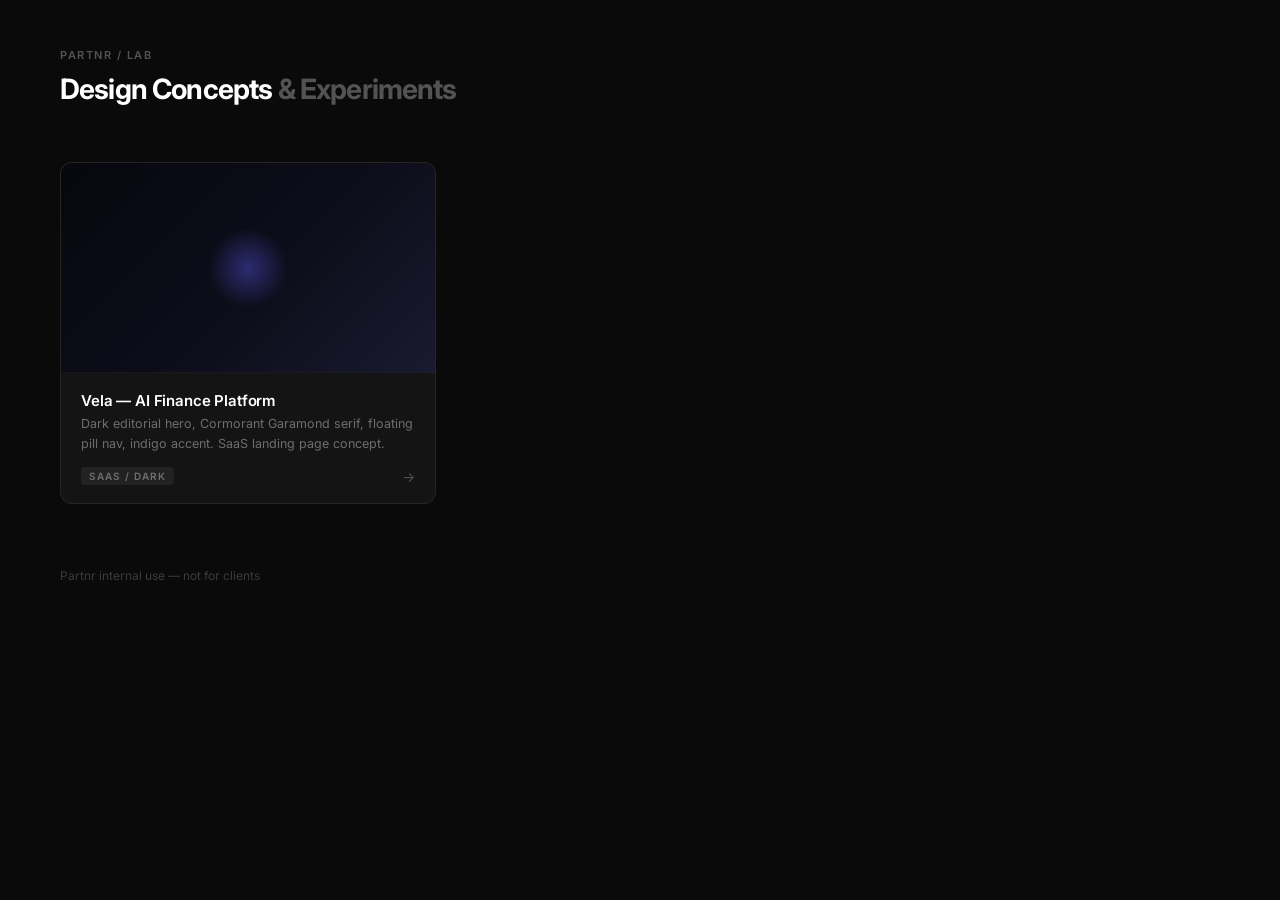
<file: lab/index.html>
<!DOCTYPE html>
<html lang="en">
<head>
  <meta charset="UTF-8">
  <meta name="viewport" content="width=device-width, initial-scale=1.0">
  <title>Partnr Lab</title>
  <link rel="preconnect" href="https://fonts.googleapis.com">
  <link rel="preconnect" href="https://fonts.gstatic.com" crossorigin>
  <link href="https://fonts.googleapis.com/css2?family=Inter:wght@400;500;600;700&display=swap" rel="stylesheet">
  <style>
    *, *::before, *::after { box-sizing: border-box; margin: 0; padding: 0; }
    body {
      font-family: 'Inter', sans-serif;
      background: #0A0A0A;
      color: #fff;
      min-height: 100dvh;
      padding: 48px clamp(20px, 5vw, 60px);
      -webkit-font-smoothing: antialiased;
    }
    a { text-decoration: none; color: inherit; }

    header { margin-bottom: 56px; }
    .site-label {
      font-size: 11px;
      font-weight: 600;
      letter-spacing: 0.14em;
      text-transform: uppercase;
      color: rgba(255,255,255,0.3);
      margin-bottom: 10px;
    }
    h1 {
      font-size: 28px;
      font-weight: 700;
      letter-spacing: -0.03em;
    }
    h1 span { color: rgba(255,255,255,0.3); }

    .grid {
      display: grid;
      grid-template-columns: repeat(auto-fill, minmax(280px, 1fr));
      gap: 16px;
    }

    .card {
      display: block;
      background: #141414;
      border: 1px solid rgba(255,255,255,0.07);
      border-radius: 12px;
      overflow: hidden;
      transition: border-color 0.15s, transform 0.15s;
    }
    .card:hover {
      border-color: rgba(255,255,255,0.18);
      transform: translateY(-2px);
    }
    .card-thumb {
      width: 100%;
      aspect-ratio: 16/9;
      background: #1A1A1A;
      display: flex;
      align-items: center;
      justify-content: center;
      font-size: 11px;
      font-weight: 600;
      letter-spacing: 0.12em;
      text-transform: uppercase;
      color: rgba(255,255,255,0.15);
      border-bottom: 1px solid rgba(255,255,255,0.06);
    }
    .card-body { padding: 18px 20px; }
    .card-title {
      font-size: 15px;
      font-weight: 600;
      letter-spacing: -0.01em;
      margin-bottom: 4px;
    }
    .card-desc {
      font-size: 12.5px;
      color: rgba(255,255,255,0.38);
      line-height: 1.55;
    }
    .card-meta {
      display: flex;
      align-items: center;
      justify-content: space-between;
      margin-top: 14px;
    }
    .card-tag {
      font-size: 10px;
      font-weight: 600;
      letter-spacing: 0.1em;
      text-transform: uppercase;
      padding: 3px 8px;
      border-radius: 4px;
      background: rgba(255,255,255,0.06);
      color: rgba(255,255,255,0.35);
    }
    .card-arrow {
      font-size: 14px;
      color: rgba(255,255,255,0.25);
      transition: color 0.15s;
    }
    .card:hover .card-arrow { color: rgba(255,255,255,0.7); }

    /* Thumb accent colors per concept */
    .thumb-indigo { background: linear-gradient(135deg, #07070E 0%, #0E0E1C 60%, #1a1a30 100%); }
    .thumb-indigo::after {
      content: '';
      width: 80px; height: 80px;
      border-radius: 50%;
      background: radial-gradient(circle, rgba(91,91,246,0.4), transparent 70%);
    }

    footer {
      margin-top: 64px;
      font-size: 12px;
      color: rgba(255,255,255,0.2);
    }
  </style>
</head>
<body>

  <header>
    <div class="site-label">Partnr / Lab</div>
    <h1>Design Concepts <span>&amp; Experiments</span></h1>
  </header>

  <div class="grid">

    <a class="card" href="concepts/vela-concept.html">
      <div class="card-thumb thumb-indigo"></div>
      <div class="card-body">
        <div class="card-title">Vela — AI Finance Platform</div>
        <p class="card-desc">Dark editorial hero, Cormorant Garamond serif, floating pill nav, indigo accent. SaaS landing page concept.</p>
        <div class="card-meta">
          <span class="card-tag">SaaS / Dark</span>
          <span class="card-arrow">&rarr;</span>
        </div>
      </div>
    </a>

    <!-- Add more concept cards here -->

  </div>

  <footer>Partnr internal use &mdash; not for clients</footer>

</body>
</html>
</file>
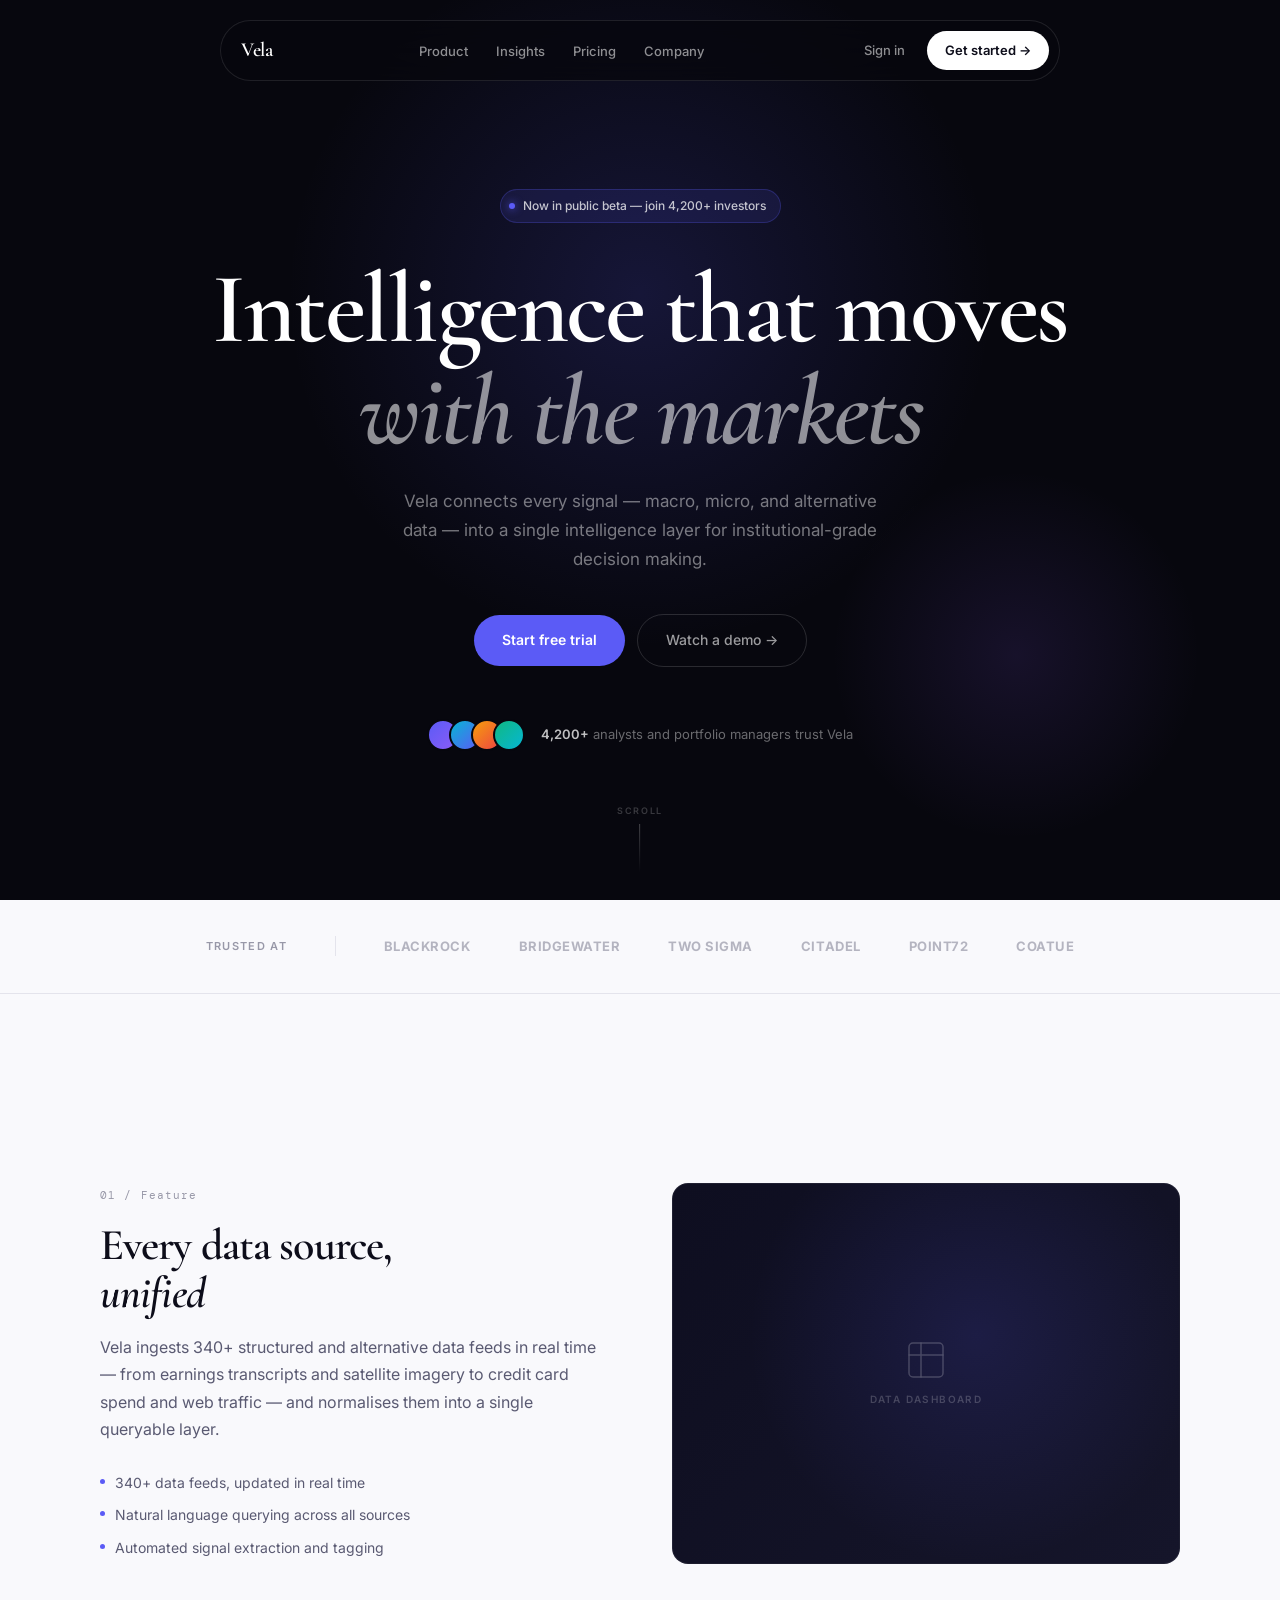
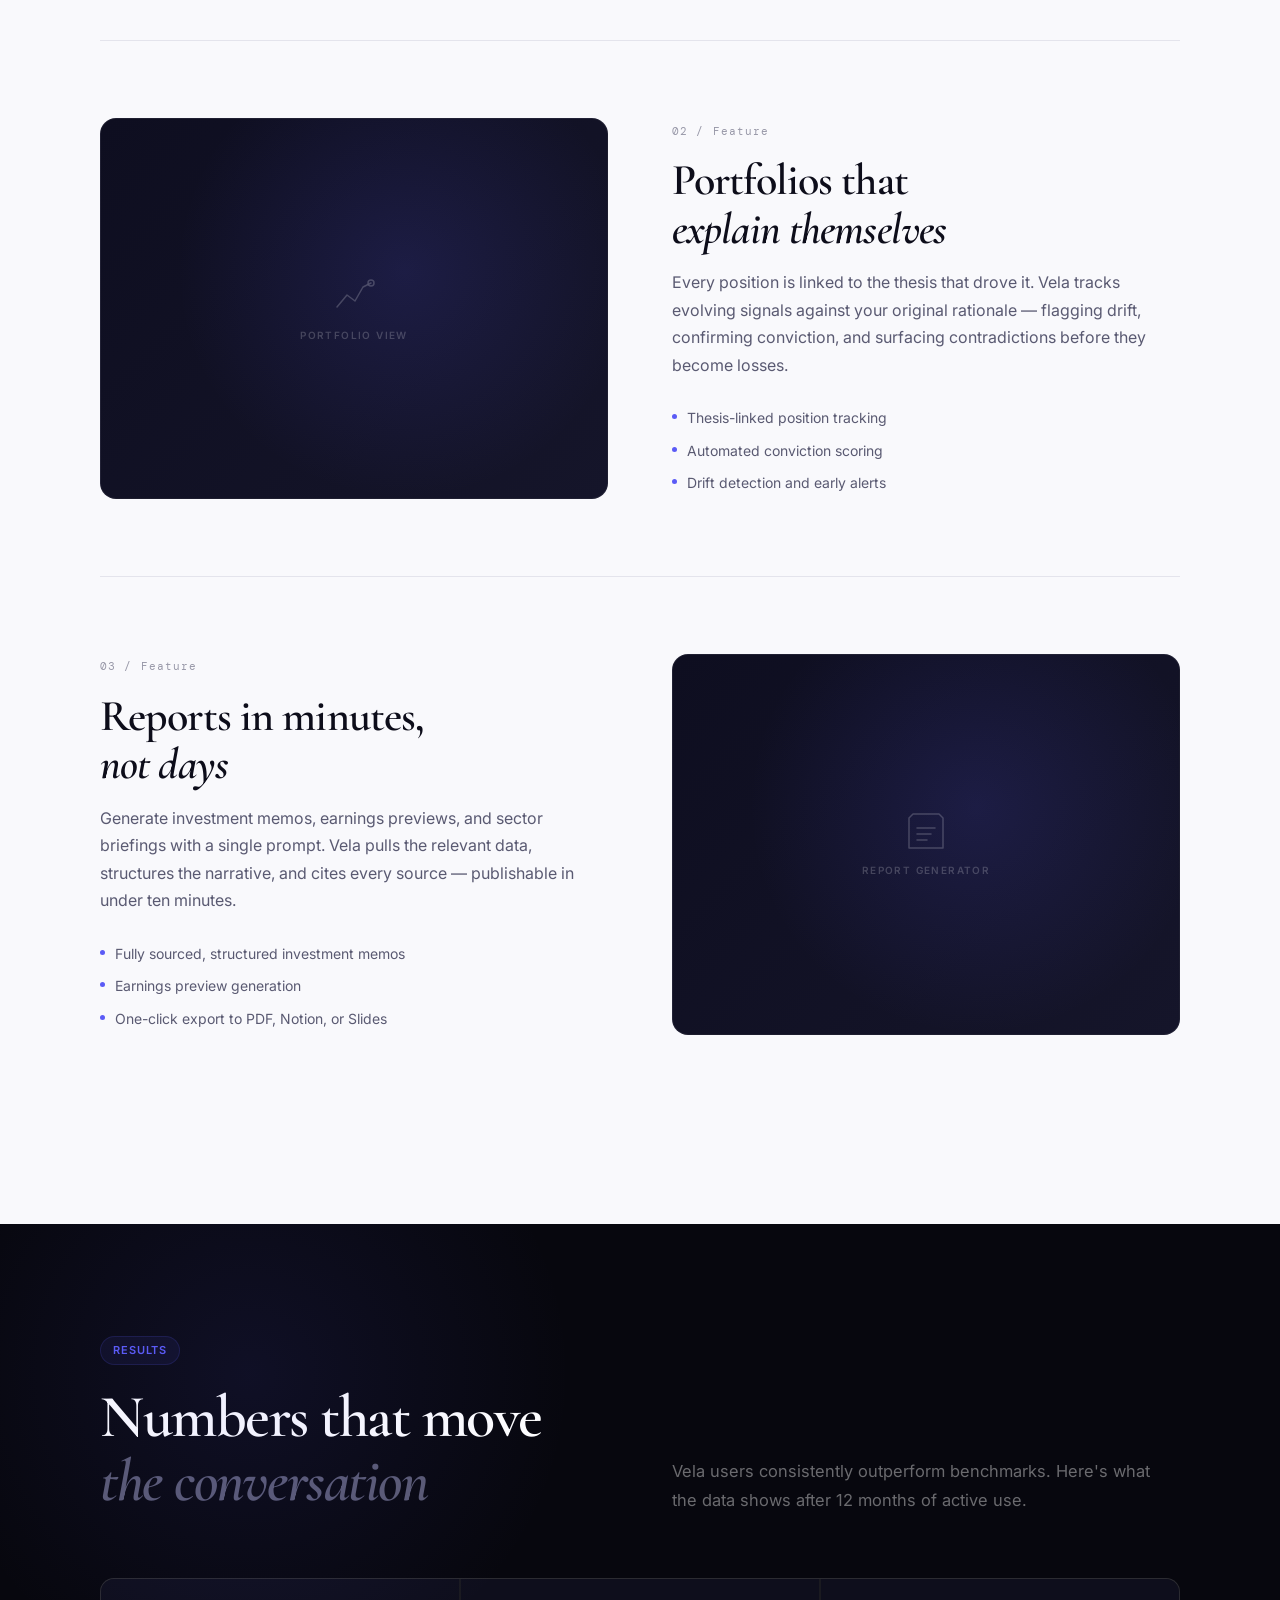
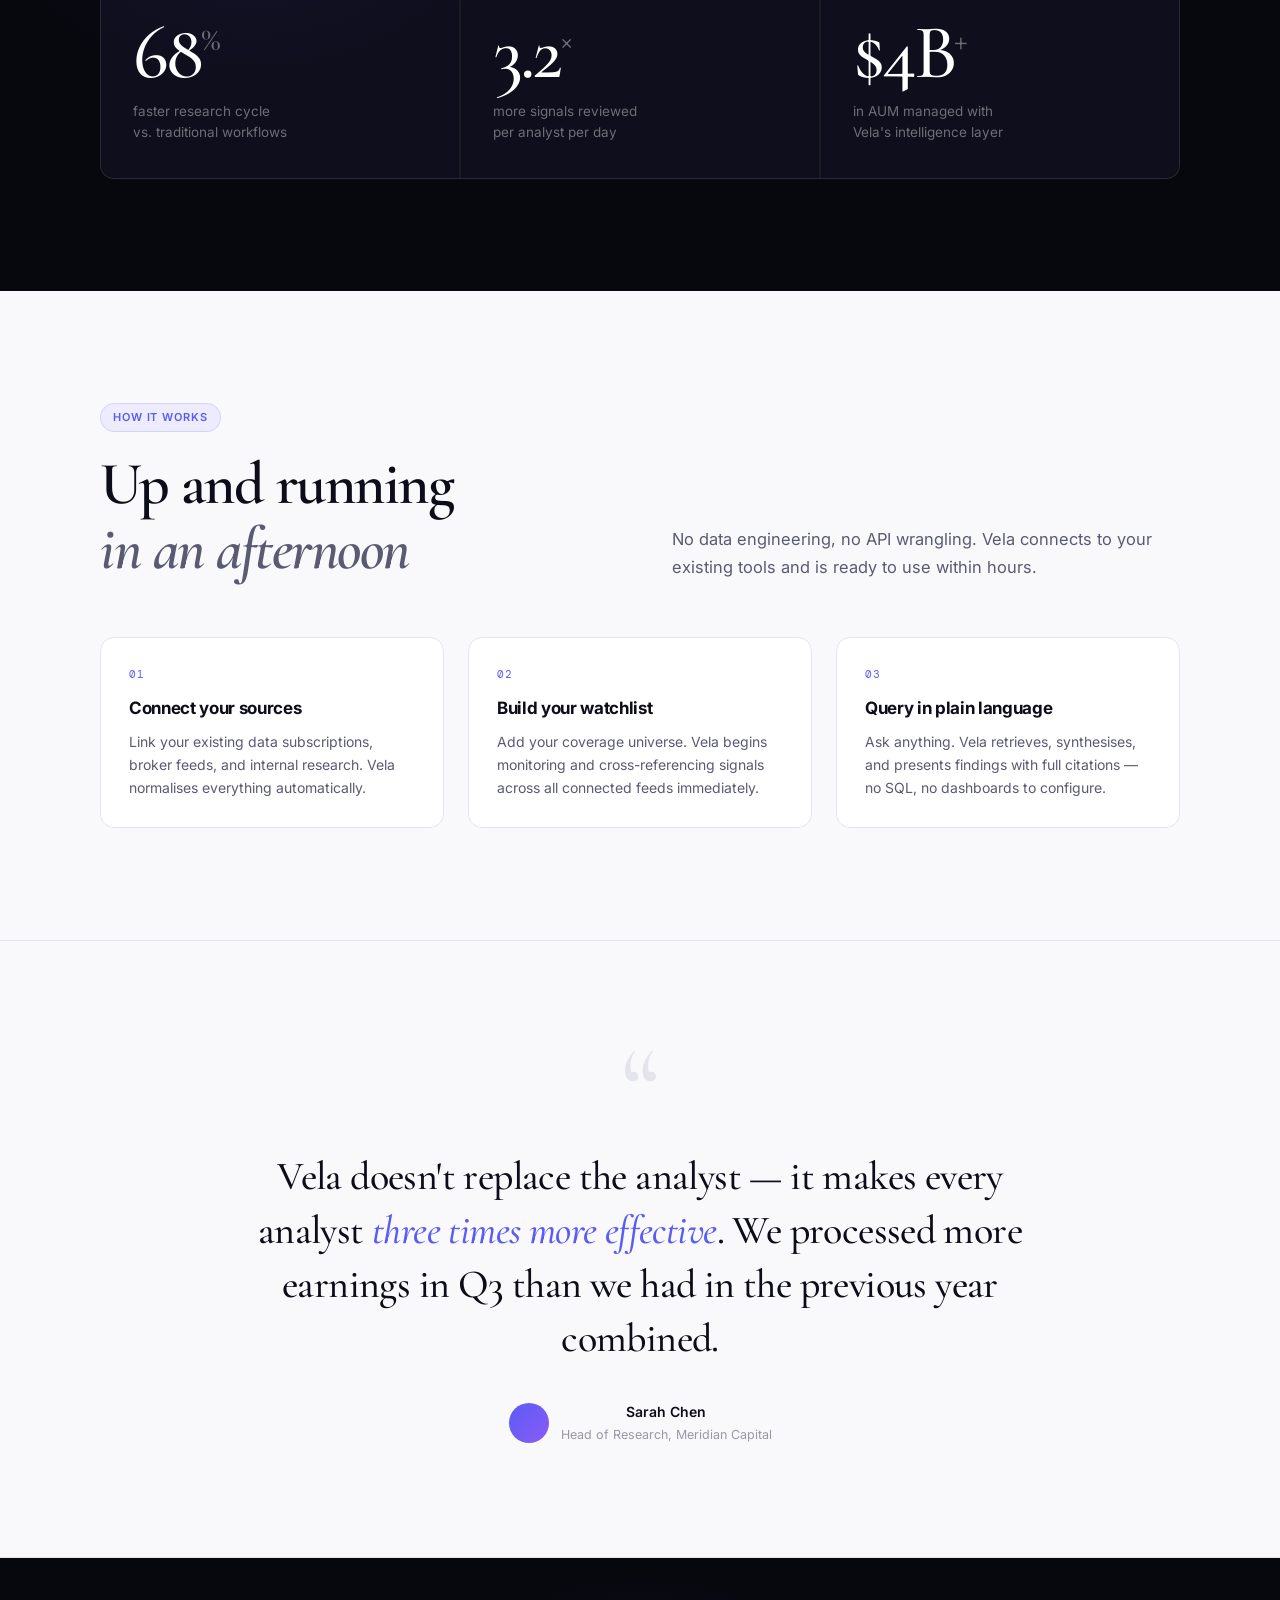
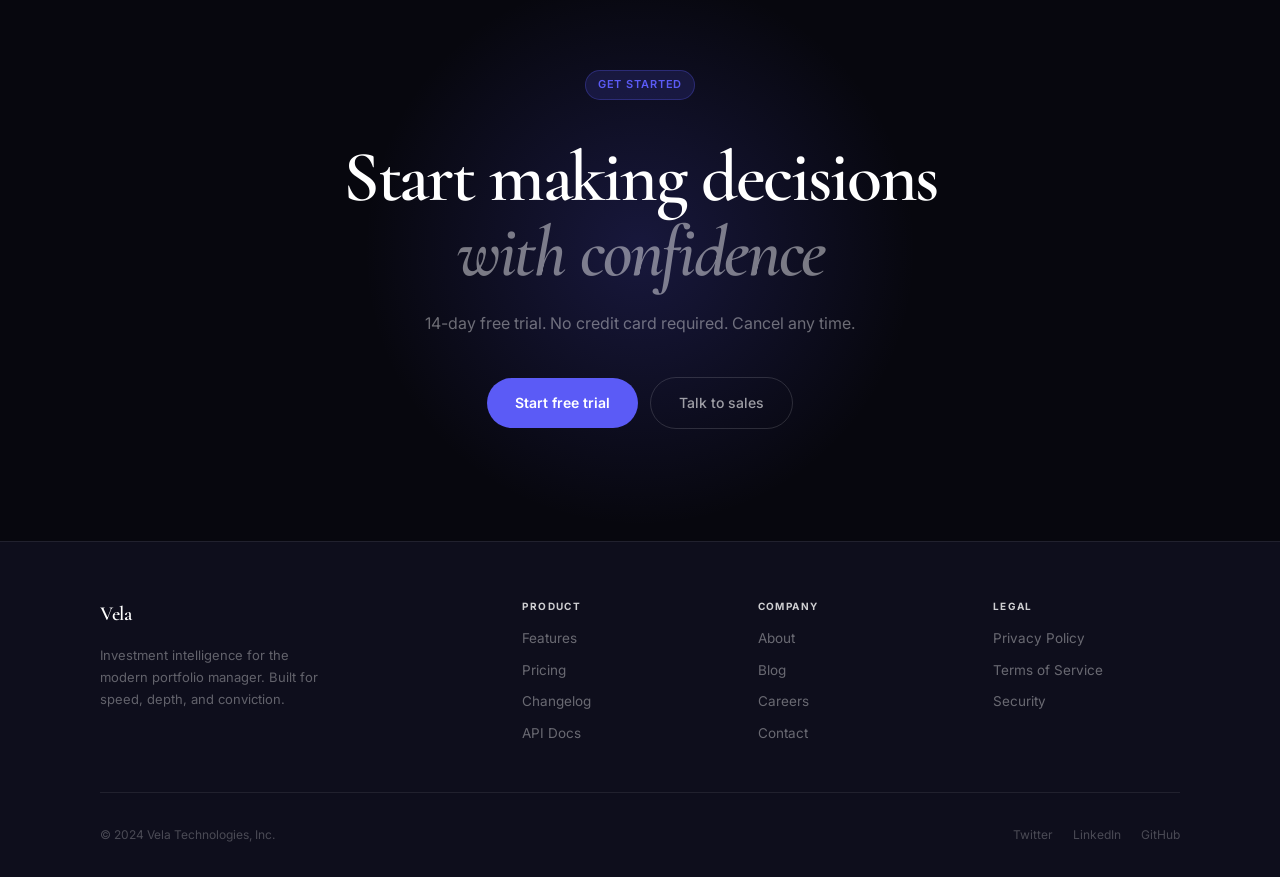
<file: concepts/vela-concept.html>
<!DOCTYPE html>
<html lang="en">
<head>
  <meta charset="UTF-8">
  <meta name="viewport" content="width=device-width, initial-scale=1.0">
  <title>Vela — Investment Intelligence</title>
  <link rel="preconnect" href="https://fonts.googleapis.com">
  <link rel="preconnect" href="https://fonts.gstatic.com" crossorigin>
  <link href="https://fonts.googleapis.com/css2?family=Cormorant+Garamond:ital,wght@0,400;0,500;0,600;0,700;1,400;1,500;1,600&family=Inter:wght@400;500;600;700&family=DM+Mono:wght@400;500&display=swap" rel="stylesheet">
  <style>
    *, *::before, *::after { box-sizing: border-box; margin: 0; padding: 0; }
    html { scroll-behavior: smooth; }
    body {
      font-family: 'Inter', -apple-system, sans-serif;
      background: #F9F9FC;
      color: #0D0D1A;
      -webkit-font-smoothing: antialiased;
      line-height: 1.6;
    }
    a { text-decoration: none; color: inherit; }
    ul { list-style: none; }
    button { cursor: pointer; font: inherit; border: none; background: none; padding: 0; }
    img { display: block; max-width: 100%; }

    :root {
      --bg:        #F9F9FC;
      --bg-dark:   #07070E;
      --bg-dark-2: #0E0E1C;
      --ink:       #0D0D1A;
      --ink-2:     #5A5A72;
      --ink-3:     #9898A8;
      --accent:    #5B5BF6;
      --accent-2:  #8B5CF6;
      --border:    #E4E4EC;
      --border-dk: rgba(255,255,255,0.08);
      --max-w:     1160px;
      --gutter:    clamp(20px, 5vw, 40px);
    }

    .wrap { max-width: var(--max-w); margin: 0 auto; padding: 0 var(--gutter); }

    /* ============================================================
       NAV — floating pill, centered
       ============================================================ */
    .nav {
      position: fixed;
      top: 20px;
      left: 50%;
      transform: translateX(-50%);
      z-index: 500;
      width: min(calc(100% - 40px), 840px);
    }
    .nav-pill {
      display: flex;
      align-items: center;
      justify-content: space-between;
      padding: 10px 10px 10px 20px;
      background: rgba(7, 7, 14, 0.75);
      border: 1px solid rgba(255,255,255,0.1);
      border-radius: 100px;
      backdrop-filter: blur(20px);
      -webkit-backdrop-filter: blur(20px);
      gap: 16px;
    }
    .nav-logo {
      font-family: 'Cormorant Garamond', Georgia, serif;
      font-size: 20px;
      font-weight: 600;
      letter-spacing: -0.02em;
      color: #fff;
      flex-shrink: 0;
    }
    .nav-links {
      display: flex;
      align-items: center;
      gap: 28px;
    }
    .nav-links a {
      font-size: 13px;
      font-weight: 500;
      color: rgba(255,255,255,0.55);
      transition: color 0.15s;
    }
    .nav-links a:hover { color: rgba(255,255,255,0.9); }
    .nav-actions { display: flex; align-items: center; gap: 8px; flex-shrink: 0; }
    .nav-login {
      font-size: 13px;
      font-weight: 500;
      color: rgba(255,255,255,0.55);
      padding: 8px 14px;
      transition: color 0.15s;
    }
    .nav-login:hover { color: #fff; }
    .nav-cta {
      display: inline-flex;
      align-items: center;
      gap: 6px;
      padding: 9px 18px;
      background: #fff;
      color: var(--ink);
      border-radius: 100px;
      font-size: 13px;
      font-weight: 600;
      transition: opacity 0.15s;
    }
    .nav-cta:hover { opacity: 0.88; }
    .burger {
      display: none;
      flex-direction: column;
      gap: 4px;
      padding: 8px;
    }
    .burger span {
      display: block;
      width: 18px;
      height: 1.5px;
      background: #fff;
      border-radius: 2px;
    }

    /* ============================================================
       HERO — dark, centered, glow
       ============================================================ */
    .hero {
      background: var(--bg-dark);
      min-height: 100dvh;
      display: flex;
      flex-direction: column;
      align-items: center;
      justify-content: center;
      text-align: center;
      padding: 120px var(--gutter) 80px;
      position: relative;
      overflow: hidden;
    }
    /* Glow blobs — CSS only, no images */
    .hero::before {
      content: '';
      position: absolute;
      width: clamp(400px, 60vw, 900px);
      height: clamp(400px, 60vw, 900px);
      background: radial-gradient(circle, rgba(91,91,246,0.18) 0%, transparent 65%);
      top: -10%;
      left: 50%;
      transform: translateX(-50%);
      pointer-events: none;
    }
    .hero::after {
      content: '';
      position: absolute;
      width: 400px;
      height: 400px;
      background: radial-gradient(circle, rgba(139,92,246,0.12) 0%, transparent 65%);
      bottom: 5%;
      right: 5%;
      pointer-events: none;
    }
    .hero-badge {
      display: inline-flex;
      align-items: center;
      gap: 8px;
      padding: 6px 14px 6px 8px;
      background: rgba(91,91,246,0.12);
      border: 1px solid rgba(91,91,246,0.25);
      border-radius: 100px;
      font-size: 12px;
      font-weight: 500;
      color: rgba(255,255,255,0.75);
      margin-bottom: 36px;
      position: relative;
      z-index: 1;
    }
    .hero-badge-dot {
      width: 6px;
      height: 6px;
      border-radius: 50%;
      background: var(--accent);
      flex-shrink: 0;
      box-shadow: 0 0 8px var(--accent);
    }
    .hero-title {
      font-family: 'Cormorant Garamond', Georgia, serif;
      font-size: clamp(52px, 8vw, 100px);
      font-weight: 600;
      line-height: 1.02;
      letter-spacing: -0.025em;
      color: #fff;
      max-width: 860px;
      margin-bottom: 24px;
      position: relative;
      z-index: 1;
    }
    .hero-title em {
      font-style: italic;
      color: rgba(255,255,255,0.55);
    }
    .hero-desc {
      font-size: clamp(15px, 1.5vw, 17px);
      color: rgba(255,255,255,0.45);
      max-width: 480px;
      line-height: 1.72;
      margin-bottom: 40px;
      position: relative;
      z-index: 1;
    }
    .hero-actions {
      display: flex;
      align-items: center;
      gap: 12px;
      flex-wrap: wrap;
      justify-content: center;
      position: relative;
      z-index: 1;
    }
    .btn-primary {
      display: inline-flex;
      align-items: center;
      gap: 8px;
      padding: 14px 28px;
      background: var(--accent);
      color: #fff;
      border-radius: 100px;
      font-size: 14px;
      font-weight: 600;
      transition: background 0.15s, transform 0.15s;
    }
    .btn-primary:hover { background: #4A4AE5; transform: translateY(-1px); }
    .btn-ghost {
      display: inline-flex;
      align-items: center;
      gap: 8px;
      padding: 14px 28px;
      color: rgba(255,255,255,0.6);
      border: 1px solid rgba(255,255,255,0.14);
      border-radius: 100px;
      font-size: 14px;
      font-weight: 500;
      transition: border-color 0.15s, color 0.15s;
    }
    .btn-ghost:hover { border-color: rgba(255,255,255,0.35); color: #fff; }
    .hero-social-proof {
      display: flex;
      align-items: center;
      gap: 16px;
      margin-top: 52px;
      position: relative;
      z-index: 1;
    }
    .hero-avatars {
      display: flex;
      align-items: center;
    }
    .hero-avatar {
      width: 32px;
      height: 32px;
      border-radius: 50%;
      background: linear-gradient(135deg, #5B5BF6, #8B5CF6);
      border: 2px solid var(--bg-dark);
      margin-left: -10px;
    }
    .hero-avatar:first-child { margin-left: 0; }
    .hero-avatar:nth-child(2) { background: linear-gradient(135deg, #06B6D4, #5B5BF6); }
    .hero-avatar:nth-child(3) { background: linear-gradient(135deg, #F59E0B, #EF4444); }
    .hero-avatar:nth-child(4) { background: linear-gradient(135deg, #10B981, #06B6D4); }
    .hero-proof-text {
      font-size: 13px;
      color: rgba(255,255,255,0.4);
    }
    .hero-proof-text strong { color: rgba(255,255,255,0.75); font-weight: 600; }
    /* Scroll divider */
    .hero-scroll {
      position: absolute;
      bottom: 28px;
      left: 50%;
      transform: translateX(-50%);
      display: flex;
      flex-direction: column;
      align-items: center;
      gap: 6px;
      z-index: 1;
    }
    .hero-scroll-line {
      width: 1px;
      height: 48px;
      background: linear-gradient(to bottom, rgba(255,255,255,0.25), transparent);
    }
    .hero-scroll-label {
      font-size: 9px;
      font-weight: 600;
      letter-spacing: 0.18em;
      text-transform: uppercase;
      color: rgba(255,255,255,0.2);
    }

    /* ============================================================
       LOGOS — light strip
       ============================================================ */
    .logos {
      border-bottom: 1px solid var(--border);
      padding: 36px 0;
    }
    .logos-inner {
      display: flex;
      align-items: center;
      justify-content: center;
      gap: 48px;
      flex-wrap: wrap;
    }
    .logos-label {
      font-size: 11px;
      font-weight: 600;
      letter-spacing: 0.12em;
      text-transform: uppercase;
      color: var(--ink-3);
    }
    .logos-divider {
      width: 1px;
      height: 20px;
      background: var(--border);
      flex-shrink: 0;
    }
    .logo-item {
      font-size: 13px;
      font-weight: 700;
      letter-spacing: 0.04em;
      text-transform: uppercase;
      color: var(--ink-3);
      opacity: 0.7;
      transition: opacity 0.2s;
    }
    .logo-item:hover { opacity: 1; }

    /* ============================================================
       SECTION COMMON
       ============================================================ */
    .section { padding: clamp(72px, 9vw, 112px) 0; }
    .section-label {
      display: inline-flex;
      align-items: center;
      gap: 8px;
      padding: 5px 12px;
      background: rgba(91,91,246,0.08);
      border: 1px solid rgba(91,91,246,0.16);
      border-radius: 100px;
      font-size: 11px;
      font-weight: 600;
      letter-spacing: 0.08em;
      text-transform: uppercase;
      color: var(--accent);
      margin-bottom: 20px;
    }
    .section-title {
      font-family: 'Cormorant Garamond', Georgia, serif;
      font-size: clamp(36px, 5vw, 60px);
      font-weight: 600;
      letter-spacing: -0.025em;
      line-height: 1.07;
      color: var(--ink);
      max-width: 660px;
    }
    .section-title em { font-style: italic; color: var(--ink-2); }
    .section-sub {
      font-size: 16.5px;
      color: var(--ink-2);
      max-width: 480px;
      line-height: 1.7;
      margin-top: 16px;
    }

    /* ============================================================
       FEATURES — 2-col alternating
       ============================================================ */
    .feature-row {
      display: grid;
      grid-template-columns: 1fr 1fr;
      gap: 64px;
      align-items: center;
      padding: clamp(48px, 6vw, 80px) 0;
      border-top: 1px solid var(--border);
    }
    .feature-row:first-child { border-top: none; }
    .feature-row.reverse .feature-text { order: 2; }
    .feature-row.reverse .feature-visual { order: 1; }
    .feature-num {
      font-family: 'DM Mono', monospace;
      font-size: 11px;
      color: var(--ink-3);
      letter-spacing: 0.1em;
      margin-bottom: 16px;
    }
    .feature-title {
      font-family: 'Cormorant Garamond', Georgia, serif;
      font-size: clamp(28px, 3.5vw, 44px);
      font-weight: 600;
      letter-spacing: -0.02em;
      line-height: 1.1;
      color: var(--ink);
      margin-bottom: 16px;
    }
    .feature-title em { font-style: italic; }
    .feature-body {
      font-size: 16px;
      color: var(--ink-2);
      line-height: 1.72;
      margin-bottom: 28px;
    }
    .feature-list {
      display: flex;
      flex-direction: column;
      gap: 10px;
    }
    .feature-list li {
      display: flex;
      align-items: flex-start;
      gap: 10px;
      font-size: 14px;
      color: var(--ink-2);
    }
    .feature-list li::before {
      content: '';
      width: 5px;
      height: 5px;
      border-radius: 50%;
      background: var(--accent);
      flex-shrink: 0;
      margin-top: 7px;
    }
    .feature-visual {
      border-radius: 16px;
      overflow: hidden;
      aspect-ratio: 4 / 3;
      background: linear-gradient(135deg, #0E0E20 0%, #15152A 100%);
      border: 1px solid rgba(255,255,255,0.06);
      display: flex;
      flex-direction: column;
      align-items: center;
      justify-content: center;
      gap: 10px;
      position: relative;
    }
    .feature-visual::before {
      content: '';
      position: absolute;
      inset: 0;
      background: radial-gradient(circle at 60% 40%, rgba(91,91,246,0.15) 0%, transparent 60%);
    }
    .feature-visual-icon {
      width: 42px;
      height: 42px;
      opacity: 0.25;
      stroke: rgba(255,255,255,0.8);
      fill: none;
      stroke-width: 1.5;
      stroke-linecap: round;
      stroke-linejoin: round;
      position: relative;
      z-index: 1;
    }
    .feature-visual-lbl {
      font-size: 10px;
      font-weight: 600;
      letter-spacing: 0.14em;
      text-transform: uppercase;
      color: rgba(255,255,255,0.2);
      position: relative;
      z-index: 1;
    }

    /* ============================================================
       STATS — dark band
       ============================================================ */
    .stats-band {
      background: var(--bg-dark);
      position: relative;
      overflow: hidden;
    }
    .stats-band::before {
      content: '';
      position: absolute;
      width: 700px;
      height: 700px;
      background: radial-gradient(circle, rgba(91,91,246,0.1) 0%, transparent 65%);
      top: -200px;
      left: -100px;
      pointer-events: none;
    }
    .stats-header {
      display: grid;
      grid-template-columns: 1fr 1fr;
      gap: 64px;
      align-items: end;
      margin-bottom: 64px;
    }
    .stats-header .section-title { color: #fff; max-width: 460px; }
    .stats-header .section-sub { color: rgba(255,255,255,0.4); }
    .stats-grid {
      display: grid;
      grid-template-columns: repeat(3, 1fr);
      gap: 1.5px;
      background: var(--border-dk);
      border: 1px solid var(--border-dk);
      border-radius: 14px;
      overflow: hidden;
    }
    .stat-card {
      background: var(--bg-dark-2);
      padding: 36px 32px;
    }
    .stat-val {
      font-family: 'Cormorant Garamond', Georgia, serif;
      font-size: clamp(52px, 6vw, 80px);
      font-weight: 500;
      letter-spacing: -0.04em;
      color: #fff;
      line-height: 1;
      margin-bottom: 10px;
    }
    .stat-val sup {
      font-size: 0.45em;
      font-weight: 400;
      color: rgba(255,255,255,0.4);
      vertical-align: super;
      letter-spacing: 0;
    }
    .stat-lbl {
      font-size: 13.5px;
      color: rgba(255,255,255,0.4);
      line-height: 1.5;
    }

    /* ============================================================
       TESTIMONIAL
       ============================================================ */
    .testimonial {
      border-top: 1px solid var(--border);
      border-bottom: 1px solid var(--border);
    }
    .testimonial-inner {
      max-width: 800px;
      margin: 0 auto;
      text-align: center;
    }
    .quote-mark {
      font-family: 'Cormorant Garamond', Georgia, serif;
      font-size: 120px;
      line-height: 0.6;
      color: var(--border);
      margin-bottom: 24px;
      display: block;
    }
    .quote-text {
      font-family: 'Cormorant Garamond', Georgia, serif;
      font-size: clamp(26px, 3.5vw, 40px);
      font-weight: 500;
      line-height: 1.35;
      letter-spacing: -0.015em;
      color: var(--ink);
      margin-bottom: 36px;
    }
    .quote-text em { font-style: italic; color: var(--accent); }
    .quote-author {
      display: flex;
      align-items: center;
      justify-content: center;
      gap: 12px;
    }
    .quote-avatar {
      width: 40px;
      height: 40px;
      border-radius: 50%;
      background: linear-gradient(135deg, #5B5BF6, #8B5CF6);
      flex-shrink: 0;
    }
    .quote-name {
      font-size: 14px;
      font-weight: 600;
      color: var(--ink);
    }
    .quote-title {
      font-size: 12.5px;
      color: var(--ink-3);
      margin-top: 2px;
    }

    /* ============================================================
       HOW IT WORKS — numbered steps
       ============================================================ */
    .steps-header {
      display: grid;
      grid-template-columns: 1fr 1fr;
      gap: 64px;
      align-items: end;
      margin-bottom: 56px;
    }
    .steps-grid {
      display: grid;
      grid-template-columns: repeat(3, 1fr);
      gap: 24px;
    }
    .step-card {
      padding: 28px;
      border: 1.5px solid var(--border);
      border-radius: 14px;
      background: #fff;
      transition: border-color 0.15s, box-shadow 0.15s;
    }
    .step-card:hover {
      border-color: rgba(91,91,246,0.3);
      box-shadow: 0 4px 32px rgba(91,91,246,0.06);
    }
    .step-num {
      font-family: 'DM Mono', monospace;
      font-size: 11px;
      letter-spacing: 0.1em;
      color: var(--accent);
      margin-bottom: 14px;
    }
    .step-title {
      font-size: 17px;
      font-weight: 700;
      letter-spacing: -0.02em;
      color: var(--ink);
      margin-bottom: 10px;
      line-height: 1.3;
    }
    .step-body {
      font-size: 14px;
      color: var(--ink-2);
      line-height: 1.65;
    }

    /* ============================================================
       CTA BAND — dark with glow
       ============================================================ */
    .cta-section {
      background: var(--bg-dark);
      position: relative;
      overflow: hidden;
    }
    .cta-section::before {
      content: '';
      position: absolute;
      width: 600px;
      height: 600px;
      background: radial-gradient(circle, rgba(91,91,246,0.2) 0%, transparent 65%);
      top: 50%;
      left: 50%;
      transform: translate(-50%, -50%);
      pointer-events: none;
    }
    .cta-inner {
      text-align: center;
      position: relative;
      z-index: 1;
    }
    .cta-label { margin-bottom: 20px; }
    .cta-label .section-label {
      background: rgba(91,91,246,0.15);
      border-color: rgba(91,91,246,0.3);
    }
    .cta-title {
      font-family: 'Cormorant Garamond', Georgia, serif;
      font-size: clamp(40px, 6vw, 72px);
      font-weight: 600;
      letter-spacing: -0.03em;
      line-height: 1.05;
      color: #fff;
      max-width: 700px;
      margin: 0 auto 20px;
    }
    .cta-title em { font-style: italic; color: rgba(255,255,255,0.45); }
    .cta-sub {
      font-size: 16px;
      color: rgba(255,255,255,0.4);
      margin-bottom: 40px;
    }
    .cta-actions {
      display: flex;
      align-items: center;
      justify-content: center;
      gap: 12px;
      flex-wrap: wrap;
    }

    /* ============================================================
       FOOTER
       ============================================================ */
    .footer {
      background: var(--bg-dark-2);
      border-top: 1px solid var(--border-dk);
      padding: 56px 0 32px;
    }
    .footer-grid {
      display: grid;
      grid-template-columns: 2fr 1fr 1fr 1fr;
      gap: 48px;
      padding-bottom: 48px;
      border-bottom: 1px solid var(--border-dk);
      margin-bottom: 32px;
    }
    .footer-brand .nav-logo {
      display: block;
      margin-bottom: 14px;
    }
    .footer-tagline {
      font-size: 13px;
      color: rgba(255,255,255,0.35);
      line-height: 1.7;
      max-width: 220px;
      margin-bottom: 24px;
    }
    .footer-col-label {
      font-size: 10px;
      font-weight: 700;
      letter-spacing: 0.14em;
      text-transform: uppercase;
      color: rgba(255,255,255,0.8);
      display: block;
      margin-bottom: 14px;
    }
    .footer-links {
      display: flex;
      flex-direction: column;
      gap: 10px;
    }
    .footer-links a {
      font-size: 13.5px;
      color: rgba(255,255,255,0.38);
      transition: color 0.15s;
    }
    .footer-links a:hover { color: rgba(255,255,255,0.8); }
    .footer-bottom {
      display: flex;
      align-items: center;
      justify-content: space-between;
      gap: 16px;
      flex-wrap: wrap;
      font-size: 12px;
      color: rgba(255,255,255,0.25);
    }
    .footer-bottom a { color: rgba(255,255,255,0.25); transition: color 0.15s; }
    .footer-bottom a:hover { color: rgba(255,255,255,0.6); }

    /* ============================================================
       RESPONSIVE
       ============================================================ */
    @media (max-width: 1024px) {
      .stats-header { grid-template-columns: 1fr; gap: 28px; }
      .footer-grid { grid-template-columns: 1fr 1fr; }
      .footer-brand { grid-column: 1 / -1; }
      .steps-header { grid-template-columns: 1fr; gap: 20px; }
    }
    @media (max-width: 768px) {
      .nav-links { display: none; }
      .burger { display: flex; }
      .feature-row { grid-template-columns: 1fr; gap: 36px; }
      .feature-row.reverse .feature-text { order: 1; }
      .feature-row.reverse .feature-visual { order: 2; }
      .stats-grid { grid-template-columns: 1fr 1fr; }
      .steps-grid { grid-template-columns: 1fr; }
    }
    @media (max-width: 540px) {
      .nav-pill { padding: 8px 8px 8px 16px; }
      .hero-social-proof { flex-direction: column; gap: 10px; }
      .stats-grid { grid-template-columns: 1fr; }
      .logos-inner { gap: 24px; }
      .footer-grid { grid-template-columns: 1fr; }
    }
  </style>
</head>
<body>

  <!-- NAV -->
  <nav class="nav">
    <div class="nav-pill">
      <span class="nav-logo">Vela</span>
      <ul class="nav-links">
        <li><a href="#">Product</a></li>
        <li><a href="#">Insights</a></li>
        <li><a href="#">Pricing</a></li>
        <li><a href="#">Company</a></li>
      </ul>
      <div class="nav-actions">
        <a href="#" class="nav-login">Sign in</a>
        <a href="#" class="nav-cta">Get started &rarr;</a>
      </div>
      <button class="burger" aria-label="Menu">
        <span></span><span></span><span></span>
      </button>
    </div>
  </nav>

  <!-- HERO -->
  <section class="hero">
    <div class="hero-badge">
      <span class="hero-badge-dot"></span>
      Now in public beta &mdash; join 4,200+ investors
    </div>
    <h1 class="hero-title">Intelligence that moves<br><em>with the markets</em></h1>
    <p class="hero-desc">Vela connects every signal — macro, micro, and alternative data — into a single intelligence layer for institutional-grade decision making.</p>
    <div class="hero-actions">
      <a href="#" class="btn-primary">Start free trial</a>
      <a href="#" class="btn-ghost">Watch a demo &rarr;</a>
    </div>
    <div class="hero-social-proof">
      <div class="hero-avatars">
        <div class="hero-avatar"></div>
        <div class="hero-avatar"></div>
        <div class="hero-avatar"></div>
        <div class="hero-avatar"></div>
      </div>
      <p class="hero-proof-text"><strong>4,200+</strong> analysts and portfolio managers trust Vela</p>
    </div>
    <div class="hero-scroll">
      <span class="hero-scroll-label">Scroll</span>
      <div class="hero-scroll-line"></div>
    </div>
  </section>

  <!-- LOGOS -->
  <section class="logos">
    <div class="wrap">
      <div class="logos-inner">
        <span class="logos-label">Trusted at</span>
        <div class="logos-divider"></div>
        <span class="logo-item">BlackRock</span>
        <span class="logo-item">Bridgewater</span>
        <span class="logo-item">Two Sigma</span>
        <span class="logo-item">Citadel</span>
        <span class="logo-item">Point72</span>
        <span class="logo-item">Coatue</span>
      </div>
    </div>
  </section>

  <!-- FEATURES -->
  <section class="section">
    <div class="wrap">

      <div class="feature-row">
        <div class="feature-text">
          <div class="feature-num">01 / Feature</div>
          <h3 class="feature-title">Every data source,<br><em>unified</em></h3>
          <p class="feature-body">Vela ingests 340+ structured and alternative data feeds in real time — from earnings transcripts and satellite imagery to credit card spend and web traffic — and normalises them into a single queryable layer.</p>
          <ul class="feature-list">
            <li>340+ data feeds, updated in real time</li>
            <li>Natural language querying across all sources</li>
            <li>Automated signal extraction and tagging</li>
          </ul>
        </div>
        <div class="feature-visual">
          <svg class="feature-visual-icon" viewBox="0 0 42 42">
            <rect x="4" y="4" width="34" height="34" rx="4"/>
            <path d="M4 16h34M16 4v34"/>
          </svg>
          <span class="feature-visual-lbl">Data Dashboard</span>
        </div>
      </div>

      <div class="feature-row reverse">
        <div class="feature-text">
          <div class="feature-num">02 / Feature</div>
          <h3 class="feature-title">Portfolios that<br><em>explain themselves</em></h3>
          <p class="feature-body">Every position is linked to the thesis that drove it. Vela tracks evolving signals against your original rationale — flagging drift, confirming conviction, and surfacing contradictions before they become losses.</p>
          <ul class="feature-list">
            <li>Thesis-linked position tracking</li>
            <li>Automated conviction scoring</li>
            <li>Drift detection and early alerts</li>
          </ul>
        </div>
        <div class="feature-visual">
          <svg class="feature-visual-icon" viewBox="0 0 42 42">
            <polyline points="4,32 14,20 22,26 30,12 38,8"/>
            <circle cx="38" cy="8" r="3"/>
          </svg>
          <span class="feature-visual-lbl">Portfolio View</span>
        </div>
      </div>

      <div class="feature-row">
        <div class="feature-text">
          <div class="feature-num">03 / Feature</div>
          <h3 class="feature-title">Reports in minutes,<br><em>not days</em></h3>
          <p class="feature-body">Generate investment memos, earnings previews, and sector briefings with a single prompt. Vela pulls the relevant data, structures the narrative, and cites every source — publishable in under ten minutes.</p>
          <ul class="feature-list">
            <li>Fully sourced, structured investment memos</li>
            <li>Earnings preview generation</li>
            <li>One-click export to PDF, Notion, or Slides</li>
          </ul>
        </div>
        <div class="feature-visual">
          <svg class="feature-visual-icon" viewBox="0 0 42 42">
            <path d="M8 4h26l4 4v30H4V8l4-4z"/>
            <path d="M12 18h18M12 24h14M12 30h10"/>
          </svg>
          <span class="feature-visual-lbl">Report Generator</span>
        </div>
      </div>

    </div>
  </section>

  <!-- STATS -->
  <section class="section stats-band">
    <div class="wrap">
      <div class="stats-header">
        <div>
          <span class="section-label">Results</span>
          <h2 class="section-title" style="color:#fff;">Numbers that move<br><em>the conversation</em></h2>
        </div>
        <p class="section-sub" style="color:rgba(255,255,255,0.4);">Vela users consistently outperform benchmarks. Here's what the data shows after 12 months of active use.</p>
      </div>
      <div class="stats-grid">
        <div class="stat-card">
          <div class="stat-val">68<sup>%</sup></div>
          <div class="stat-lbl">faster research cycle<br>vs. traditional workflows</div>
        </div>
        <div class="stat-card">
          <div class="stat-val">3.2<sup>×</sup></div>
          <div class="stat-lbl">more signals reviewed<br>per analyst per day</div>
        </div>
        <div class="stat-card">
          <div class="stat-val">$4B<sup>+</sup></div>
          <div class="stat-lbl">in AUM managed with<br>Vela's intelligence layer</div>
        </div>
      </div>
    </div>
  </section>

  <!-- HOW IT WORKS -->
  <section class="section">
    <div class="wrap">
      <div class="steps-header">
        <div>
          <span class="section-label">How it works</span>
          <h2 class="section-title">Up and running<br><em>in an afternoon</em></h2>
        </div>
        <p class="section-sub">No data engineering, no API wrangling. Vela connects to your existing tools and is ready to use within hours.</p>
      </div>
      <div class="steps-grid">
        <div class="step-card">
          <div class="step-num">01</div>
          <div class="step-title">Connect your sources</div>
          <p class="step-body">Link your existing data subscriptions, broker feeds, and internal research. Vela normalises everything automatically.</p>
        </div>
        <div class="step-card">
          <div class="step-num">02</div>
          <div class="step-title">Build your watchlist</div>
          <p class="step-body">Add your coverage universe. Vela begins monitoring and cross-referencing signals across all connected feeds immediately.</p>
        </div>
        <div class="step-card">
          <div class="step-num">03</div>
          <div class="step-title">Query in plain language</div>
          <p class="step-body">Ask anything. Vela retrieves, synthesises, and presents findings with full citations — no SQL, no dashboards to configure.</p>
        </div>
      </div>
    </div>
  </section>

  <!-- TESTIMONIAL -->
  <section class="section testimonial">
    <div class="wrap">
      <div class="testimonial-inner">
        <span class="quote-mark">&ldquo;</span>
        <p class="quote-text">Vela doesn't replace the analyst — it makes every analyst <em>three times more effective</em>. We processed more earnings in Q3 than we had in the previous year combined.</p>
        <div class="quote-author">
          <div class="quote-avatar"></div>
          <div>
            <div class="quote-name">Sarah Chen</div>
            <div class="quote-title">Head of Research, Meridian Capital</div>
          </div>
        </div>
      </div>
    </div>
  </section>

  <!-- CTA -->
  <section class="section cta-section">
    <div class="wrap">
      <div class="cta-inner">
        <div class="cta-label"><span class="section-label">Get started</span></div>
        <h2 class="cta-title">Start making decisions<br><em>with confidence</em></h2>
        <p class="cta-sub">14-day free trial. No credit card required. Cancel any time.</p>
        <div class="cta-actions">
          <a href="#" class="btn-primary">Start free trial</a>
          <a href="#" class="btn-ghost">Talk to sales</a>
        </div>
      </div>
    </div>
  </section>

  <!-- FOOTER -->
  <footer class="footer">
    <div class="wrap">
      <div class="footer-grid">
        <div class="footer-brand">
          <span class="nav-logo">Vela</span>
          <p class="footer-tagline">Investment intelligence for the modern portfolio manager. Built for speed, depth, and conviction.</p>
        </div>
        <div>
          <span class="footer-col-label">Product</span>
          <div class="footer-links">
            <a href="#">Features</a>
            <a href="#">Pricing</a>
            <a href="#">Changelog</a>
            <a href="#">API Docs</a>
          </div>
        </div>
        <div>
          <span class="footer-col-label">Company</span>
          <div class="footer-links">
            <a href="#">About</a>
            <a href="#">Blog</a>
            <a href="#">Careers</a>
            <a href="#">Contact</a>
          </div>
        </div>
        <div>
          <span class="footer-col-label">Legal</span>
          <div class="footer-links">
            <a href="#">Privacy Policy</a>
            <a href="#">Terms of Service</a>
            <a href="#">Security</a>
          </div>
        </div>
      </div>
      <div class="footer-bottom">
        <span>&copy; 2024 Vela Technologies, Inc.</span>
        <div style="display:flex;gap:20px;">
          <a href="#">Twitter</a>
          <a href="#">LinkedIn</a>
          <a href="#">GitHub</a>
        </div>
      </div>
    </div>
  </footer>

</body>
</html>
</file>
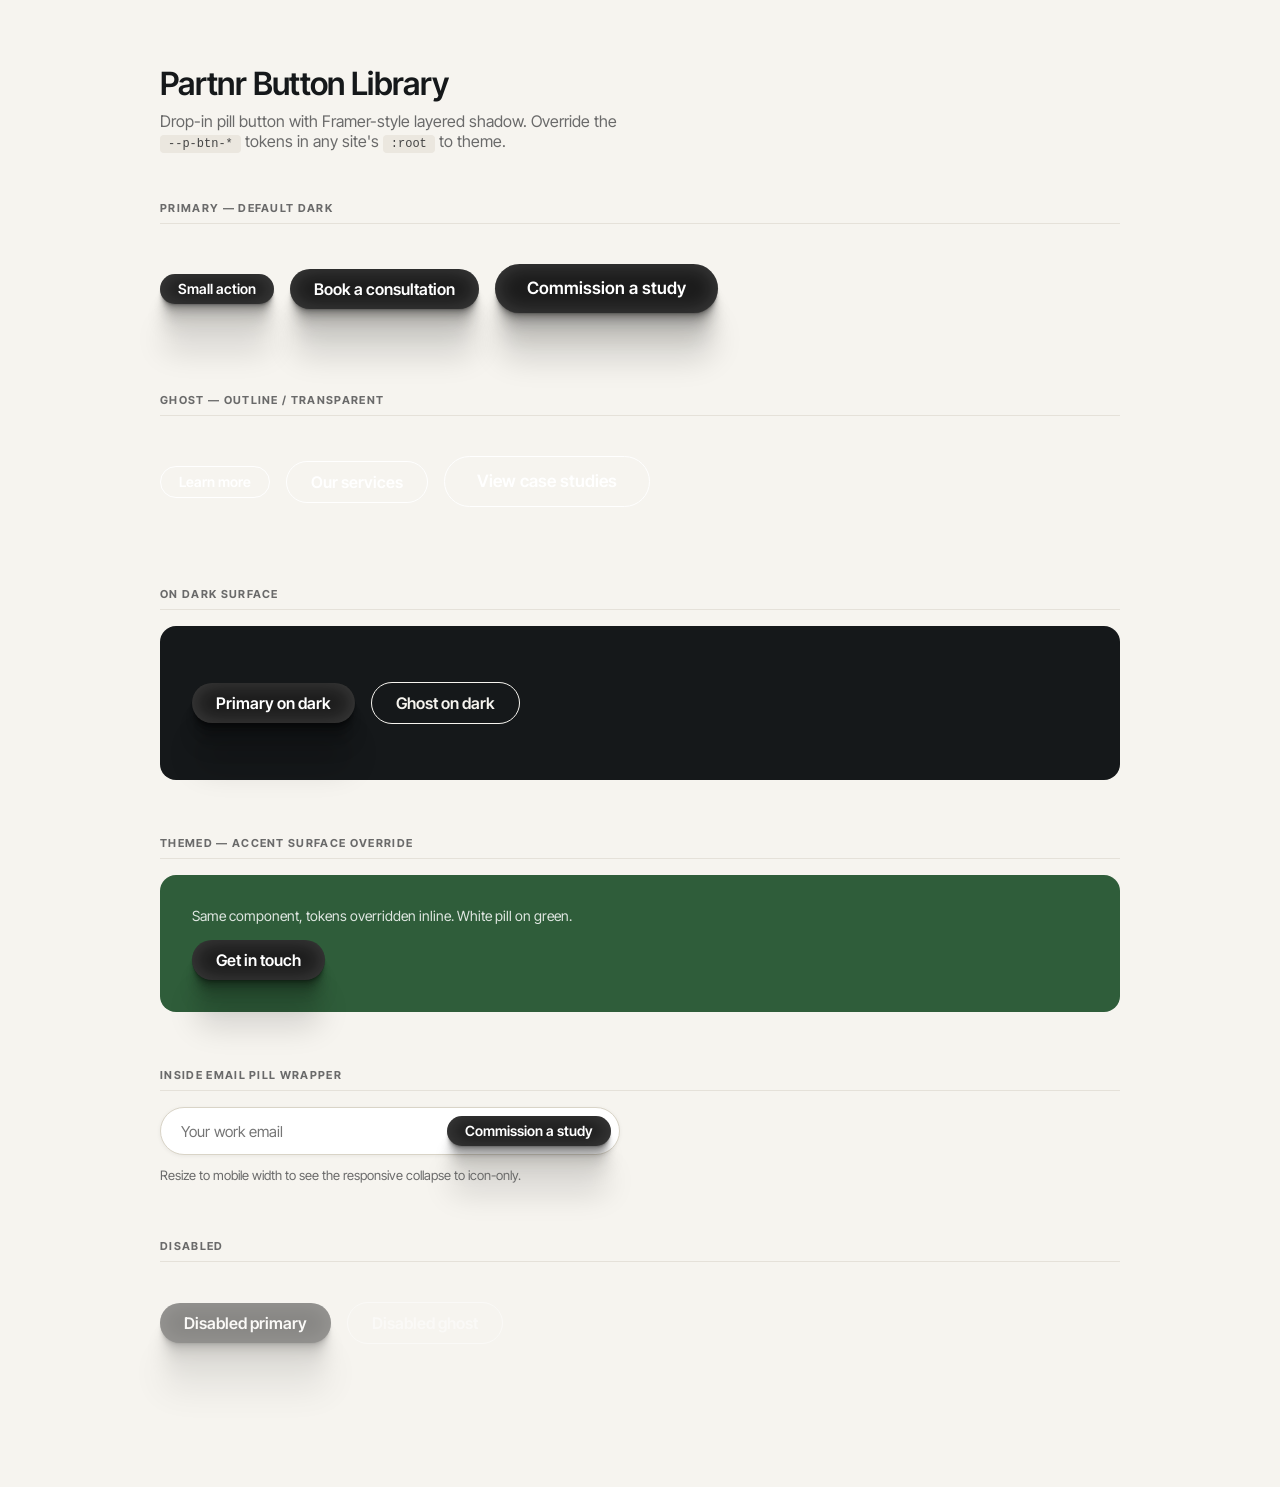
<file: _components/buttons/preview.html>
<!DOCTYPE html>
<html lang="en">
<head>
  <meta charset="UTF-8">
  <meta name="viewport" content="width=device-width, initial-scale=1">
  <title>Partnr Buttons — Preview</title>
  <link href="https://fonts.googleapis.com/css2?family=Inter+Tight:wght@400;500;600;700&display=swap" rel="stylesheet">
  <link rel="stylesheet" href="button.css">
  <style>
    :root {
      --p-btn-font-family: 'Inter Tight', system-ui, sans-serif;
    }
    * { box-sizing: border-box; margin: 0; padding: 0; }
    body {
      font-family: 'Inter Tight', system-ui, sans-serif;
      background: #f6f4ef;
      color: #15181a;
      padding: 64px 32px;
      min-height: 100vh;
    }
    .stage { max-width: 960px; margin: 0 auto; }
    h1 { font-size: 32px; font-weight: 600; margin-bottom: 8px; letter-spacing: -0.02em; }
    p.lede { color: #6a6a6a; margin-bottom: 48px; max-width: 56ch; }
    section { margin-bottom: 56px; }
    h2 {
      font-size: 11px;
      font-weight: 700;
      letter-spacing: 0.12em;
      text-transform: uppercase;
      color: #6a6a6a;
      margin-bottom: 16px;
      padding-bottom: 8px;
      border-bottom: 1px solid #e5e1d9;
    }
    .row { display: flex; flex-wrap: wrap; gap: 16px; align-items: center; padding: 24px 0; }
    .swatch {
      padding: 32px;
      border-radius: 16px;
      margin-bottom: 16px;
    }
    .swatch--dark { background: #15181a; color: #f6f4ef; }
    .swatch--accent {
      background: #2f5d3a;
      color: #fff;
      --p-btn-bg: #fff;
      --p-btn-fg: #2f5d3a;
      --p-btn-bg-hover: #f0f0f0;
    }
    code {
      display: inline-block;
      font-family: 'JetBrains Mono', monospace;
      font-size: 12px;
      background: #ebe7df;
      padding: 2px 8px;
      border-radius: 4px;
      color: #444;
    }
    .input-pill {
      display: flex;
      align-items: center;
      gap: 6px;
      background: #fff;
      border: 1px solid #d9d4c7;
      border-radius: 100px;
      padding: 8px 8px 8px 20px;
      box-shadow: 0 1px 4px rgba(0,0,0,0.06);
      max-width: 460px;
    }
    .input-pill input {
      flex: 1;
      border: none;
      outline: none;
      background: transparent;
      font: inherit;
      font-size: 15px;
    }
  </style>
</head>
<body>
  <div class="stage">
    <h1>Partnr Button Library</h1>
    <p class="lede">Drop-in pill button with Framer-style layered shadow. Override the <code>--p-btn-*</code> tokens in any site's <code>:root</code> to theme.</p>

    <section>
      <h2>Primary — default dark</h2>
      <div class="row">
        <button class="p-btn p-btn--primary p-btn--sm">Small action</button>
        <button class="p-btn p-btn--primary">Book a consultation</button>
        <button class="p-btn p-btn--primary p-btn--lg">Commission a study</button>
      </div>
    </section>

    <section>
      <h2>Ghost — outline / transparent</h2>
      <div class="row">
        <button class="p-btn p-btn--ghost p-btn--sm">Learn more</button>
        <button class="p-btn p-btn--ghost">Our services</button>
        <button class="p-btn p-btn--ghost p-btn--lg">View case studies</button>
      </div>
    </section>

    <section>
      <h2>On dark surface</h2>
      <div class="swatch swatch--dark">
        <div class="row">
          <button class="p-btn p-btn--primary">Primary on dark</button>
          <button class="p-btn p-btn--ghost" style="--p-btn-fg:#f6f4ef; --p-btn-bg-hover:rgba(255,255,255,0.08);">Ghost on dark</button>
        </div>
      </div>
    </section>

    <section>
      <h2>Themed — accent surface override</h2>
      <div class="swatch swatch--accent">
        <p style="margin-bottom:16px; font-size:14px; opacity:0.85;">Same component, tokens overridden inline. White pill on green.</p>
        <div class="row" style="padding:0;">
          <button class="p-btn p-btn--primary">Get in touch</button>
        </div>
      </div>
    </section>

    <section>
      <h2>Inside email pill wrapper</h2>
      <div class="input-pill">
        <input type="email" placeholder="Your work email">
        <button class="p-btn p-btn--primary p-btn--responsive p-btn--sm">
          <span class="p-btn__label">Commission a study</span>
          <svg class="p-btn__icon" xmlns="http://www.w3.org/2000/svg" fill="none" viewBox="0 0 14 14" width="14" height="14" aria-hidden="true">
            <path fill="#fff" d="M11.82.1c.29-.1.6-.13.9-.06.3.06.58.21.8.43.22.22.37.5.44.8.07.3.04.6-.06.9L10.33 12.88a1.4 1.4 0 0 1-.45.69 1.4 1.4 0 0 1-.72.38 1.4 1.4 0 0 1-.82-.02 1.4 1.4 0 0 1-.7-.42L5.72 11.6 3.7 12.64a.5.5 0 0 1-.73-.46l.08-3.18 7.05-5.12a.62.62 0 1 0-.74-1L2.2 8.09.47 6.36a1.7 1.7 0 0 1-.4-.67 1.74 1.74 0 0 1-.04-.78c.05-.28.18-.54.36-.76.19-.22.43-.38.7-.48L.0L11.82.1Z"/>
          </svg>
        </button>
      </div>
      <p style="margin-top:12px; font-size:13px; color:#6a6a6a;">Resize to mobile width to see the responsive collapse to icon-only.</p>
    </section>

    <section>
      <h2>Disabled</h2>
      <div class="row">
        <button class="p-btn p-btn--primary" disabled>Disabled primary</button>
        <button class="p-btn p-btn--ghost" disabled>Disabled ghost</button>
      </div>
    </section>
  </div>
</body>
</html>
</file>
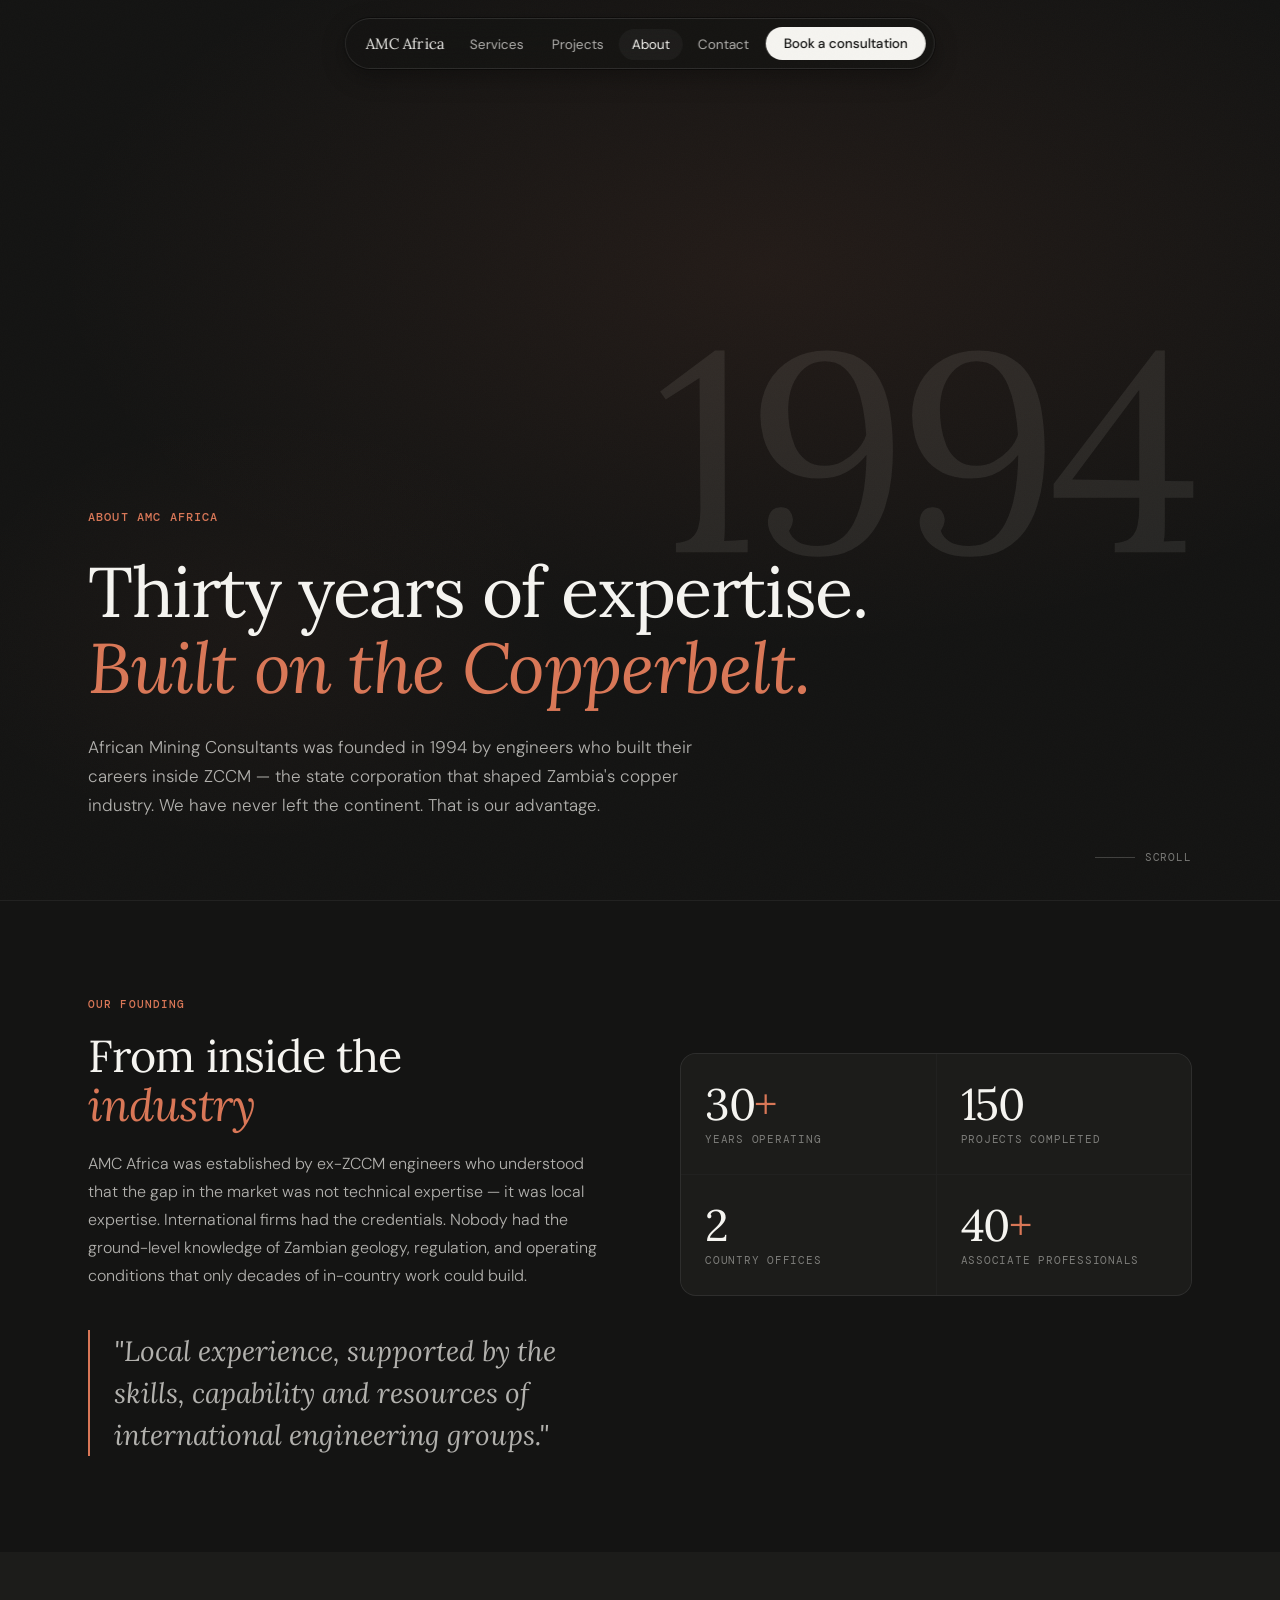
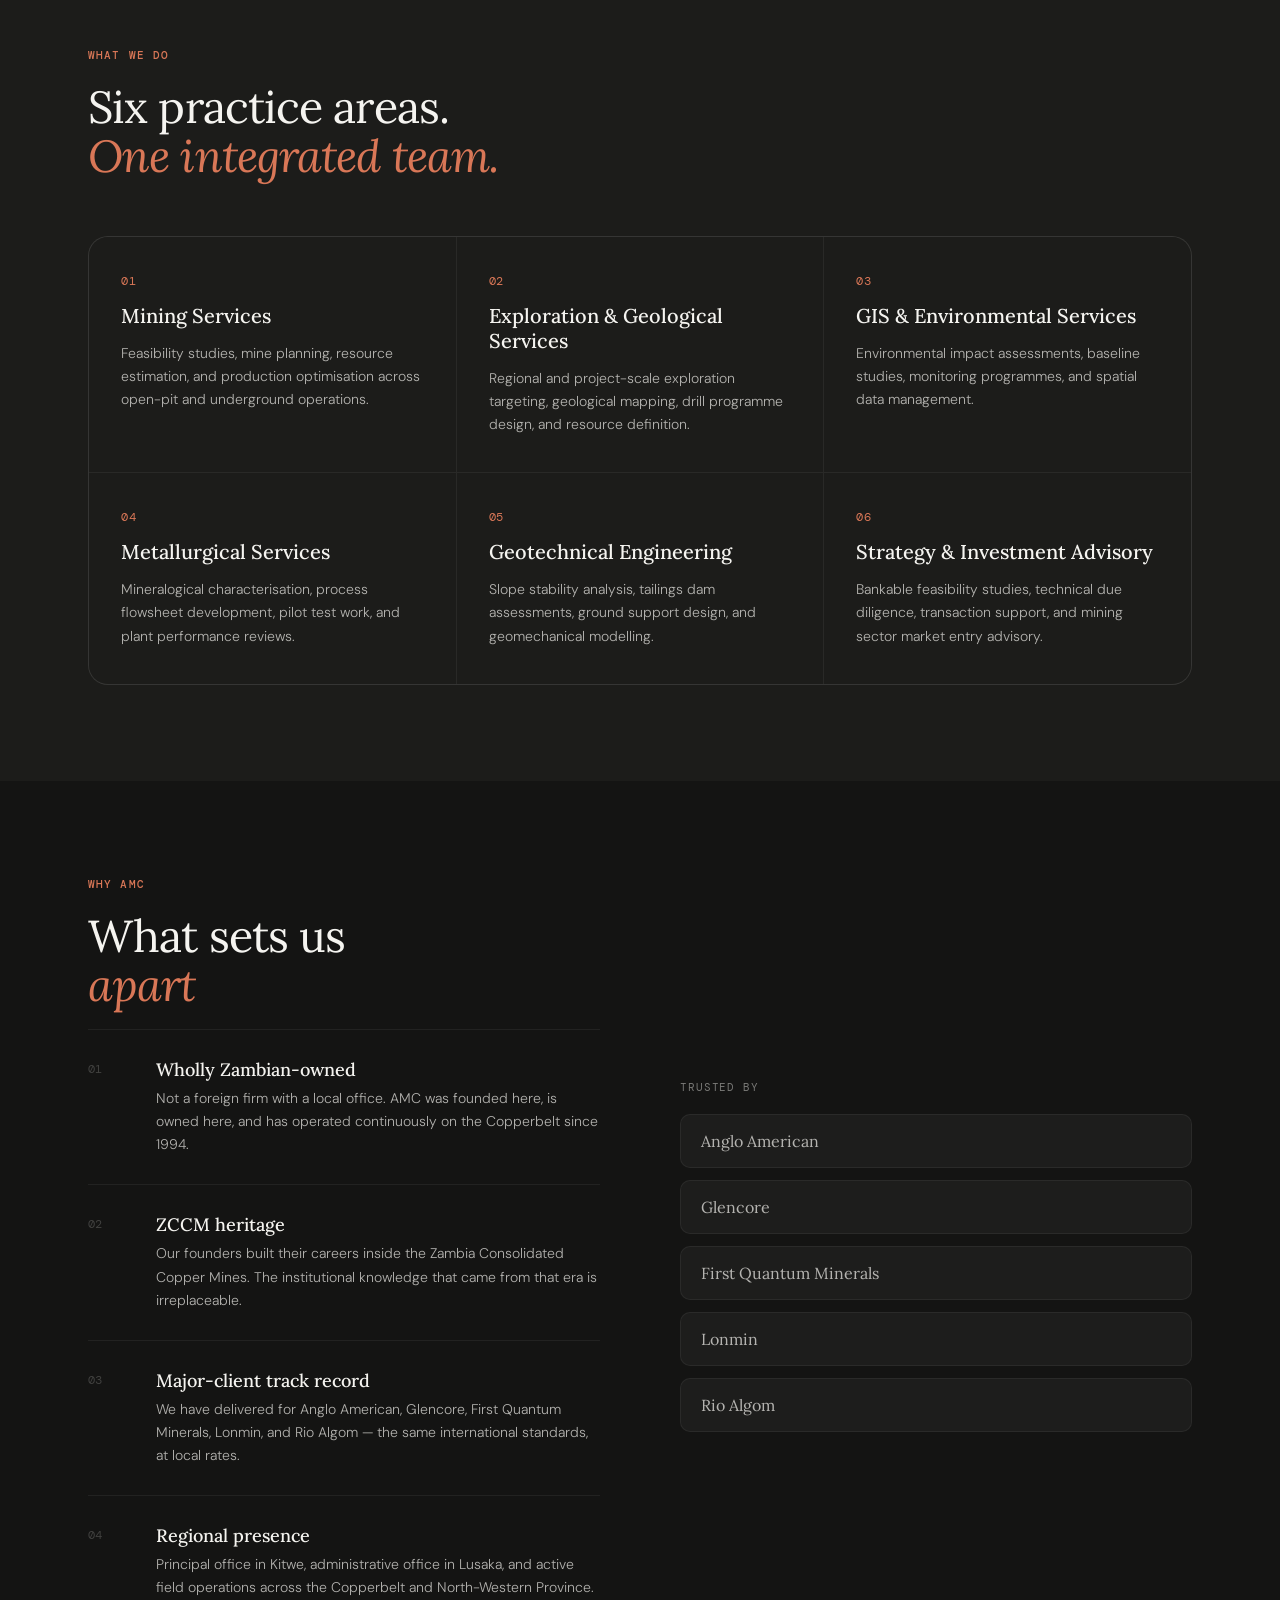
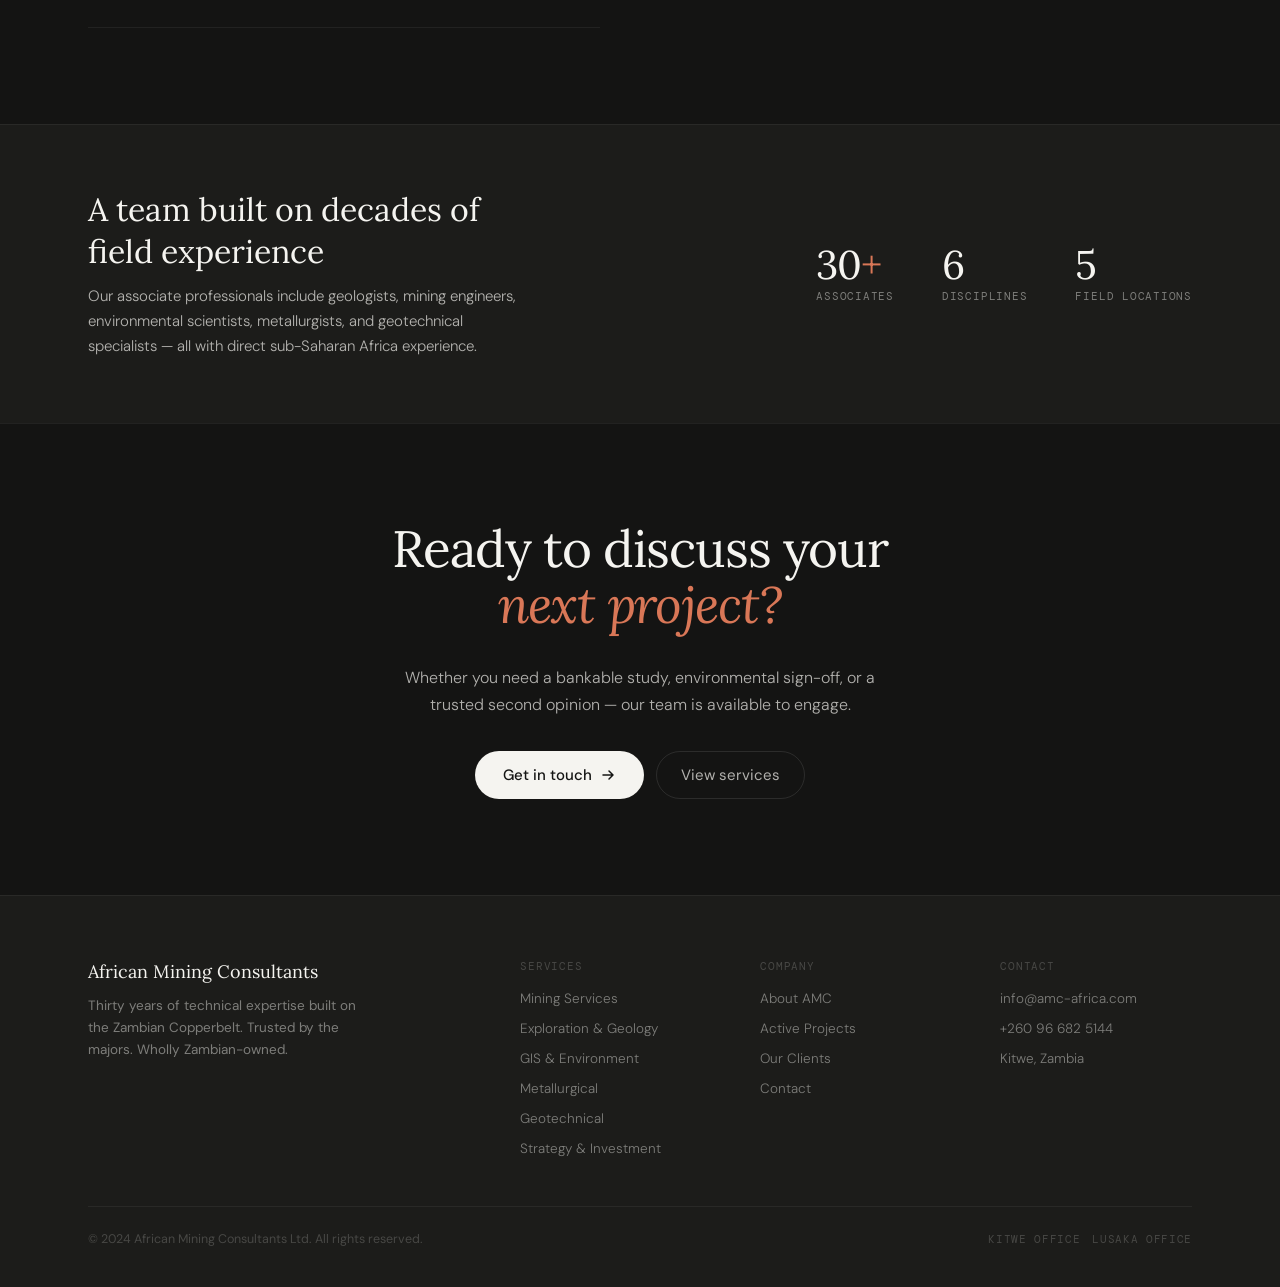
<file: Clients/AMC Africa/website/about.html>
<!DOCTYPE html>
<html lang="en">
<head>
  <meta charset="UTF-8">
  <meta name="viewport" content="width=device-width, initial-scale=1.0">
  <title>About — AMC Africa</title>
  <meta name="description" content="African Mining Consultants — founded by ex-ZCCM engineers in 1994. Thirty years of on-the-ground expertise across sub-Saharan Africa.">
  <link rel="preconnect" href="https://fonts.googleapis.com">
  <link rel="preconnect" href="https://fonts.gstatic.com" crossorigin>
  <link href="https://fonts.googleapis.com/css2?family=Lora:ital,wght@0,400;0,500;0,600;1,400;1,500&family=DM+Sans:wght@300;400;500;600&family=DM+Mono:wght@400;500&display=swap" rel="stylesheet">

  <style>
    /* ─── TOKENS — CLAUDE.COM PALETTE ───────────────────────── */
    :root {
      --bg:        #141413;
      --bg-2:      #1c1c1a;
      --bg-3:      #252523;
      --bg-4:      #3d3d3a;
      --surface:   rgba(255,255,255,0.04);
      --surface-2: rgba(255,255,255,0.07);
      --border:    rgba(255,255,255,0.10);
      --border-2:  rgba(255,255,255,0.06);
      --text:      #f5f4f0;
      --text-70:   rgba(245,244,240,0.70);
      --text-45:   rgba(245,244,240,0.45);
      --text-20:   rgba(245,244,240,0.20);
      --text-08:   rgba(245,244,240,0.08);
      --accent:    #d97757;
      --accent-2:  #c46849;
      --accent-12: rgba(217,119,87,0.12);
      --accent-06: rgba(217,119,87,0.06);
      --ease:      cubic-bezier(0.16, 1, 0.3, 1);
    }

    /* ─── RESET ──────────────────────────────────────────────── */
    *, *::before, *::after { box-sizing: border-box; margin: 0; padding: 0; }
    html { scroll-behavior: smooth; }
    body {
      font-family: 'DM Sans', system-ui, sans-serif;
      background: var(--bg);
      color: var(--text);
      overflow-x: hidden;
      -webkit-font-smoothing: antialiased;
    }
    body::after {
      content: ''; position: fixed; inset: 0; pointer-events: none;
      z-index: 9999; opacity: 0.018;
      background-image: url("data:image/svg+xml,%3Csvg xmlns='http://www.w3.org/2000/svg' width='200' height='200'%3E%3Cfilter id='n'%3E%3CfeTurbulence type='fractalNoise' baseFrequency='0.82' numOctaves='4' stitchTiles='stitch'/%3E%3C/filter%3E%3Crect width='200' height='200' filter='url(%23n)'/%3E%3C/svg%3E");
    }

    /* ─── SCROLL PROGRESS ────────────────────────────────────── */
    #progress {
      position: fixed; top: 0; left: 0; right: 0; height: 2px;
      background: var(--accent); transform-origin: left; transform: scaleX(0);
      z-index: 300; transition: transform 0.08s linear;
    }

    /* ─── NAV ────────────────────────────────────────────────── */
    nav {
      position: fixed; top: 18px; left: 50%;
      transform: translateX(-50%); z-index: 200;
      display: flex; align-items: center; gap: 4px;
      padding: 8px 8px 8px 20px;
      background: rgba(20,20,19,0.72);
      backdrop-filter: blur(20px); -webkit-backdrop-filter: blur(20px);
      border-radius: 100px;
      border: 1px solid var(--border);
      box-shadow: 0 0 0 1px rgba(0,0,0,0.4), 0 8px 24px rgba(0,0,0,0.3);
      white-space: nowrap;
      transition: background 0.3s var(--ease);
    }
    nav.scrolled { background: rgba(20,20,19,0.92); }
    .nav-brand {
      font-family: 'Lora', Georgia, serif;
      font-size: 15px; color: var(--text); letter-spacing: 0.01em;
      text-decoration: none; margin-right: 8px;
    }
    .nav-links { display: flex; align-items: center; gap: 2px; list-style: none; }
    .nav-links a {
      font-size: 13.5px; font-weight: 400; color: var(--text-70);
      text-decoration: none; padding: 7px 13px; border-radius: 100px;
      transition: color 0.2s, background 0.2s;
    }
    .nav-links a:hover { color: var(--text); background: var(--surface); }
    .nav-links a.active { color: var(--text); background: var(--surface); }
    .nav-cta {
      font-size: 13.5px; font-weight: 500; color: var(--bg);
      background: var(--text); border: none; border-radius: 100px;
      padding: 8px 18px; cursor: pointer; text-decoration: none;
      display: inline-flex; align-items: center;
      transition: opacity 0.2s, transform 0.15s;
    }
    .nav-cta:hover { opacity: 0.88; }
    .nav-cta:active { transform: scale(0.97) translateY(1px); }

    /* ─── HERO ───────────────────────────────────────────────── */
    .hero {
      min-height: 100dvh;
      display: flex; flex-direction: column; justify-content: flex-end;
      padding: 0 88px 80px;
      position: relative; overflow: hidden;
    }
    .hero-bg {
      position: absolute; inset: 0;
      background: radial-gradient(ellipse 80% 60% at 60% 30%, rgba(217,119,87,0.08) 0%, transparent 70%),
                  radial-gradient(ellipse 40% 40% at 20% 70%, rgba(217,119,87,0.04) 0%, transparent 60%);
    }
    .hero-year {
      position: absolute; top: 50%; right: 88px; transform: translateY(-50%);
      font-family: 'Lora', Georgia, serif;
      font-size: clamp(160px, 22vw, 320px);
      color: var(--text-08); line-height: 1;
      pointer-events: none; user-select: none; letter-spacing: -0.04em;
    }
    .hero-content { position: relative; z-index: 1; max-width: 800px; }
    .hero-label {
      font-family: 'DM Mono', monospace;
      font-size: 11.5px; font-weight: 500; color: var(--accent);
      text-transform: uppercase; letter-spacing: 0.1em;
      margin-bottom: 28px;
    }
    .hero-headline {
      font-family: 'Lora', Georgia, serif;
      font-size: clamp(40px, 5.5vw, 80px);
      font-weight: 400; line-height: 1.08;
      letter-spacing: -0.02em; color: var(--text);
      margin-bottom: 28px;
    }
    .hero-headline em { font-style: italic; color: var(--accent); }
    .hero-desc {
      font-size: 17px; font-weight: 300; color: var(--text-70);
      line-height: 1.7; max-width: 52ch;
    }
    .hero-scroll {
      position: absolute; bottom: 36px; right: 88px;
      display: flex; align-items: center; gap: 10px;
      font-family: 'DM Mono', monospace;
      font-size: 11px; color: var(--text-45);
      text-transform: uppercase; letter-spacing: 0.08em;
    }
    .hero-scroll-line { width: 40px; height: 1px; background: var(--text-20); }

    /* ─── SECTION SHARED ─────────────────────────────────────── */
    section { padding: 96px 88px; }
    .section-label {
      font-family: 'DM Mono', monospace;
      font-size: 11px; font-weight: 500; color: var(--accent);
      text-transform: uppercase; letter-spacing: 0.1em;
      margin-bottom: 20px;
    }
    .section-heading {
      font-family: 'Lora', Georgia, serif;
      font-size: clamp(30px, 3.5vw, 52px);
      font-weight: 400; line-height: 1.1;
      letter-spacing: -0.02em; color: var(--text);
      margin-bottom: 20px;
    }
    .section-heading em { font-style: italic; color: var(--accent); }
    .section-body {
      font-size: 16px; font-weight: 300; color: var(--text-70);
      line-height: 1.75; max-width: 56ch;
    }

    /* ─── FOUNDING ───────────────────────────────────────────── */
    .founding { background: var(--bg); border-top: 1px solid var(--border-2); }
    .founding-grid {
      display: grid; grid-template-columns: 1fr 1fr; gap: 80px;
      align-items: start;
    }
    .founding-right { padding-top: 8px; }
    .founding-stats {
      display: grid; grid-template-columns: 1fr 1fr; gap: 1px;
      background: var(--border-2);
      border: 1px solid var(--border-2);
      border-radius: 16px; overflow: hidden;
      margin-top: 48px;
    }
    .stat-cell {
      background: var(--bg-2);
      padding: 28px 24px;
      display: flex; flex-direction: column; gap: 6px;
    }
    .stat-value {
      font-family: 'Lora', Georgia, serif;
      font-size: 44px; font-weight: 400; color: var(--text);
      letter-spacing: -0.03em; line-height: 1;
    }
    .stat-value span { color: var(--accent); }
    .stat-label {
      font-family: 'DM Mono', monospace;
      font-size: 11px; color: var(--text-45);
      text-transform: uppercase; letter-spacing: 0.07em;
    }
    .founding-pull {
      font-family: 'Lora', Georgia, serif;
      font-size: clamp(20px, 2.2vw, 28px);
      font-weight: 400; font-style: italic;
      color: var(--text-70); line-height: 1.5;
      border-left: 2px solid var(--accent);
      padding-left: 24px; margin-top: 40px;
    }

    /* ─── CAPABILITIES ───────────────────────────────────────── */
    .capabilities { background: var(--bg-2); }
    .caps-header { margin-bottom: 56px; }
    .caps-grid {
      display: grid; grid-template-columns: repeat(3, 1fr);
      gap: 1px; background: var(--border-2);
      border: 1px solid var(--border-2); border-radius: 20px; overflow: hidden;
    }
    .cap-card {
      background: var(--bg-2);
      padding: 36px 32px;
      display: flex; flex-direction: column; gap: 14px;
      transition: background 0.25s var(--ease);
    }
    .cap-card:hover { background: var(--bg-3); }
    .cap-number {
      font-family: 'DM Mono', monospace;
      font-size: 12px; color: var(--accent);
      letter-spacing: 0.06em;
    }
    .cap-name {
      font-family: 'Lora', Georgia, serif;
      font-size: 20px; font-weight: 500; color: var(--text);
      line-height: 1.25;
    }
    .cap-desc {
      font-size: 14px; font-weight: 300; color: var(--text-70);
      line-height: 1.65;
    }

    /* ─── DIFFERENTIATORS ────────────────────────────────────── */
    .diff { background: var(--bg); }
    .diff-grid { display: grid; grid-template-columns: 1fr 1fr; gap: 80px; align-items: center; }
    .diff-list { display: flex; flex-direction: column; gap: 0; }
    .diff-item {
      padding: 28px 0;
      border-bottom: 1px solid var(--border-2);
      display: grid; grid-template-columns: 48px 1fr; gap: 20px;
      align-items: start;
      transition: opacity 0.2s;
    }
    .diff-item:first-child { border-top: 1px solid var(--border-2); }
    .diff-index {
      font-family: 'DM Mono', monospace;
      font-size: 12px; color: var(--text-20);
      padding-top: 3px;
    }
    .diff-content { display: flex; flex-direction: column; gap: 6px; }
    .diff-title {
      font-family: 'Lora', Georgia, serif;
      font-size: 18px; font-weight: 500; color: var(--text);
    }
    .diff-body {
      font-size: 14px; font-weight: 300; color: var(--text-70);
      line-height: 1.65;
    }
    .diff-clients { padding-top: 8px; }
    .diff-clients-label {
      font-family: 'DM Mono', monospace;
      font-size: 11px; color: var(--text-45);
      text-transform: uppercase; letter-spacing: 0.08em;
      margin-bottom: 20px;
    }
    .client-list {
      display: flex; flex-direction: column; gap: 12px;
    }
    .client-item {
      padding: 16px 20px;
      background: var(--surface);
      border: 1px solid var(--border-2);
      border-radius: 10px;
      font-family: 'Lora', Georgia, serif;
      font-size: 16px; color: var(--text-70);
      transition: background 0.2s, color 0.2s;
    }
    .client-item:hover { background: var(--surface-2); color: var(--text); }

    /* ─── TEAM STRIP ─────────────────────────────────────────── */
    .team-strip {
      background: var(--bg-2);
      border-top: 1px solid var(--border-2);
      padding: 64px 88px;
    }
    .team-inner {
      display: flex; align-items: center;
      justify-content: space-between; gap: 48px;
      flex-wrap: wrap;
    }
    .team-left { max-width: 40ch; }
    .team-left h2 {
      font-family: 'Lora', Georgia, serif;
      font-size: clamp(22px, 2.5vw, 34px);
      font-weight: 400; color: var(--text);
      line-height: 1.3; margin-bottom: 12px;
    }
    .team-left p {
      font-size: 15px; font-weight: 300; color: var(--text-70);
      line-height: 1.65;
    }
    .team-numbers { display: flex; gap: 48px; }
    .team-num { display: flex; flex-direction: column; gap: 4px; }
    .team-num-value {
      font-family: 'Lora', Georgia, serif;
      font-size: 40px; color: var(--text);
      letter-spacing: -0.03em; line-height: 1;
    }
    .team-num-value span { color: var(--accent); }
    .team-num-label {
      font-family: 'DM Mono', monospace;
      font-size: 11px; color: var(--text-45);
      text-transform: uppercase; letter-spacing: 0.07em;
    }

    /* ─── CTA ────────────────────────────────────────────────── */
    .cta-section {
      background: var(--bg);
      border-top: 1px solid var(--border-2);
      padding: 96px 88px;
      display: flex; flex-direction: column; align-items: center;
      text-align: center; gap: 32px;
    }
    .cta-section h2 {
      font-family: 'Lora', Georgia, serif;
      font-size: clamp(32px, 4vw, 60px);
      font-weight: 400; line-height: 1.1;
      letter-spacing: -0.02em; color: var(--text);
      max-width: 16ch;
    }
    .cta-section h2 em { font-style: italic; color: var(--accent); }
    .cta-section p {
      font-size: 16px; font-weight: 300; color: var(--text-70);
      max-width: 44ch; line-height: 1.7;
    }
    .cta-buttons { display: flex; gap: 12px; flex-wrap: wrap; justify-content: center; }
    .btn-primary {
      font-size: 15px; font-weight: 500; color: var(--bg);
      background: var(--text); border: none; border-radius: 100px;
      padding: 14px 28px; cursor: pointer; text-decoration: none;
      display: inline-flex; align-items: center; gap: 8px;
      transition: opacity 0.2s, transform 0.15s;
    }
    .btn-primary:hover { opacity: 0.88; }
    .btn-primary:active { transform: scale(0.97) translateY(1px); }
    .btn-secondary {
      font-size: 15px; font-weight: 400; color: var(--text-70);
      background: transparent; border: 1px solid var(--border);
      border-radius: 100px; padding: 13px 24px; cursor: pointer;
      text-decoration: none; display: inline-flex; align-items: center; gap: 8px;
      transition: color 0.2s, border-color 0.2s, background 0.2s;
    }
    .btn-secondary:hover { color: var(--text); background: var(--surface); }

    /* ─── FOOTER ─────────────────────────────────────────────── */
    footer {
      background: var(--bg-2);
      border-top: 1px solid var(--border-2);
    }
    .footer-inner { padding: 64px 88px 40px; }
    .footer-grid {
      display: grid; grid-template-columns: 2fr 1fr 1fr 1fr;
      gap: 48px; margin-bottom: 48px;
    }
    .footer-brand {
      font-family: 'Lora', Georgia, serif;
      font-size: 18px; color: var(--text); margin-bottom: 12px;
    }
    .footer-tagline { font-size: 13.5px; color: var(--text-45); line-height: 1.65; max-width: 30ch; }
    .footer-col-title {
      font-family: 'DM Mono', monospace;
      font-size: 10.5px; color: var(--text-20);
      text-transform: uppercase; letter-spacing: 0.08em; margin-bottom: 14px;
    }
    .footer-col ul { list-style: none; display: flex; flex-direction: column; gap: 9px; }
    .footer-col ul li a {
      font-size: 13.5px; font-weight: 300; color: var(--text-45);
      text-decoration: none; transition: color 0.2s;
    }
    .footer-col ul li a:hover { color: var(--text); }
    .footer-bottom {
      display: flex; align-items: center; justify-content: space-between;
      padding-top: 24px; border-top: 1px solid var(--border-2);
    }
    .footer-copy { font-size: 12.5px; color: var(--text-20); }
    .footer-offices { display: flex; gap: 12px; }
    .footer-office {
      font-family: 'DM Mono', monospace;
      font-size: 11px; color: var(--text-20);
      text-transform: uppercase; letter-spacing: 0.06em;
    }

    /* ─── REVEAL ─────────────────────────────────────────────── */
    .reveal {
      opacity: 0; transform: translateY(28px);
      transition: opacity 0.8s var(--ease), transform 0.8s var(--ease);
    }
    .reveal.visible { opacity: 1; transform: translateY(0); }

    /* ─── RESPONSIVE ─────────────────────────────────────────── */
    @media (max-width: 960px) {
      section, .team-strip, .cta-section { padding: 72px 40px; }
      .hero { padding: 0 40px 72px; }
      .hero-year { display: none; }
      .founding-grid, .diff-grid { grid-template-columns: 1fr; gap: 48px; }
      .caps-grid { grid-template-columns: 1fr 1fr; }
      .footer-inner { padding: 48px 40px 32px; }
      .footer-grid { grid-template-columns: 1fr 1fr; gap: 32px; }
    }
    @media (max-width: 600px) {
      section, .team-strip, .cta-section { padding: 56px 24px; }
      .hero { padding: 0 24px 56px; }
      .caps-grid { grid-template-columns: 1fr; }
      .founding-stats { grid-template-columns: 1fr 1fr; }
      .team-inner { flex-direction: column; gap: 36px; }
      .team-numbers { gap: 32px; }
      .footer-inner { padding: 48px 24px 32px; }
      .footer-grid { grid-template-columns: 1fr; gap: 28px; }
      .footer-bottom { flex-direction: column; gap: 8px; align-items: flex-start; }
    }
  </style>
</head>
<body>

  <div id="progress"></div>

  <!-- NAV -->
  <nav id="nav">
    <a href="index.html" class="nav-brand">AMC Africa</a>
    <ul class="nav-links">
      <li><a href="index.html#services">Services</a></li>
      <li><a href="index.html#projects">Projects</a></li>
      <li><a href="about.html" class="active">About</a></li>
      <li><a href="contact.html">Contact</a></li>
    </ul>
    <a href="contact.html" class="nav-cta">Book a consultation</a>
  </nav>

  <!-- HERO -->
  <div class="hero">
    <div class="hero-bg"></div>
    <div class="hero-year">1994</div>
    <div class="hero-content">
      <p class="hero-label">About AMC Africa</p>
      <h1 class="hero-headline">Thirty years of expertise.<br><em>Built on the Copperbelt.</em></h1>
      <p class="hero-desc">African Mining Consultants was founded in 1994 by engineers who built their careers inside ZCCM — the state corporation that shaped Zambia's copper industry. We have never left the continent. That is our advantage.</p>
    </div>
    <div class="hero-scroll">
      <span class="hero-scroll-line"></span>
      Scroll
    </div>
  </div>

  <!-- FOUNDING -->
  <section class="founding">
    <div class="founding-grid">
      <div>
        <p class="section-label reveal">Our founding</p>
        <h2 class="section-heading reveal">From inside the<br><em>industry</em></h2>
        <p class="section-body reveal">AMC Africa was established by ex-ZCCM engineers who understood that the gap in the market was not technical expertise — it was local expertise. International firms had the credentials. Nobody had the ground-level knowledge of Zambian geology, regulation, and operating conditions that only decades of in-country work could build.</p>
        <blockquote class="founding-pull reveal">"Local experience, supported by the skills, capability and resources of international engineering groups."</blockquote>
      </div>
      <div class="founding-right reveal" style="transition-delay:0.12s">
        <div class="founding-stats">
          <div class="stat-cell">
            <div class="stat-value">30<span>+</span></div>
            <div class="stat-label">Years operating</div>
          </div>
          <div class="stat-cell">
            <div class="stat-value">150</div>
            <div class="stat-label">Projects completed</div>
          </div>
          <div class="stat-cell">
            <div class="stat-value">2</div>
            <div class="stat-label">Country offices</div>
          </div>
          <div class="stat-cell">
            <div class="stat-value">40<span>+</span></div>
            <div class="stat-label">Associate professionals</div>
          </div>
        </div>
      </div>
    </div>
  </section>

  <!-- CAPABILITIES -->
  <section class="capabilities">
    <div class="caps-header">
      <p class="section-label reveal">What we do</p>
      <h2 class="section-heading reveal">Six practice areas.<br><em>One integrated team.</em></h2>
    </div>
    <div class="caps-grid">
      <div class="cap-card reveal">
        <span class="cap-number">01</span>
        <h3 class="cap-name">Mining Services</h3>
        <p class="cap-desc">Feasibility studies, mine planning, resource estimation, and production optimisation across open-pit and underground operations.</p>
      </div>
      <div class="cap-card reveal" style="transition-delay:0.06s">
        <span class="cap-number">02</span>
        <h3 class="cap-name">Exploration &amp; Geological Services</h3>
        <p class="cap-desc">Regional and project-scale exploration targeting, geological mapping, drill programme design, and resource definition.</p>
      </div>
      <div class="cap-card reveal" style="transition-delay:0.12s">
        <span class="cap-number">03</span>
        <h3 class="cap-name">GIS &amp; Environmental Services</h3>
        <p class="cap-desc">Environmental impact assessments, baseline studies, monitoring programmes, and spatial data management.</p>
      </div>
      <div class="cap-card reveal" style="transition-delay:0.18s">
        <span class="cap-number">04</span>
        <h3 class="cap-name">Metallurgical Services</h3>
        <p class="cap-desc">Mineralogical characterisation, process flowsheet development, pilot test work, and plant performance reviews.</p>
      </div>
      <div class="cap-card reveal" style="transition-delay:0.24s">
        <span class="cap-number">05</span>
        <h3 class="cap-name">Geotechnical Engineering</h3>
        <p class="cap-desc">Slope stability analysis, tailings dam assessments, ground support design, and geomechanical modelling.</p>
      </div>
      <div class="cap-card reveal" style="transition-delay:0.30s">
        <span class="cap-number">06</span>
        <h3 class="cap-name">Strategy &amp; Investment Advisory</h3>
        <p class="cap-desc">Bankable feasibility studies, technical due diligence, transaction support, and mining sector market entry advisory.</p>
      </div>
    </div>
  </section>

  <!-- DIFFERENTIATORS -->
  <section class="diff">
    <div class="diff-grid">
      <div>
        <p class="section-label reveal">Why AMC</p>
        <h2 class="section-heading reveal">What sets us<br><em>apart</em></h2>
        <div class="diff-list">
          <div class="diff-item reveal">
            <span class="diff-index">01</span>
            <div class="diff-content">
              <h3 class="diff-title">Wholly Zambian-owned</h3>
              <p class="diff-body">Not a foreign firm with a local office. AMC was founded here, is owned here, and has operated continuously on the Copperbelt since 1994.</p>
            </div>
          </div>
          <div class="diff-item reveal" style="transition-delay:0.08s">
            <span class="diff-index">02</span>
            <div class="diff-content">
              <h3 class="diff-title">ZCCM heritage</h3>
              <p class="diff-body">Our founders built their careers inside the Zambia Consolidated Copper Mines. The institutional knowledge that came from that era is irreplaceable.</p>
            </div>
          </div>
          <div class="diff-item reveal" style="transition-delay:0.16s">
            <span class="diff-index">03</span>
            <div class="diff-content">
              <h3 class="diff-title">Major-client track record</h3>
              <p class="diff-body">We have delivered for Anglo American, Glencore, First Quantum Minerals, Lonmin, and Rio Algom — the same international standards, at local rates.</p>
            </div>
          </div>
          <div class="diff-item reveal" style="transition-delay:0.24s">
            <span class="diff-index">04</span>
            <div class="diff-content">
              <h3 class="diff-title">Regional presence</h3>
              <p class="diff-body">Principal office in Kitwe, administrative office in Lusaka, and active field operations across the Copperbelt and North-Western Province.</p>
            </div>
          </div>
        </div>
      </div>
      <div class="diff-clients reveal" style="transition-delay:0.1s">
        <p class="diff-clients-label">Trusted by</p>
        <div class="client-list">
          <div class="client-item">Anglo American</div>
          <div class="client-item">Glencore</div>
          <div class="client-item">First Quantum Minerals</div>
          <div class="client-item">Lonmin</div>
          <div class="client-item">Rio Algom</div>
        </div>
      </div>
    </div>
  </section>

  <!-- TEAM STRIP -->
  <div class="team-strip">
    <div class="team-inner">
      <div class="team-left reveal">
        <h2>A team built on decades of field experience</h2>
        <p>Our associate professionals include geologists, mining engineers, environmental scientists, metallurgists, and geotechnical specialists — all with direct sub-Saharan Africa experience.</p>
      </div>
      <div class="team-numbers reveal" style="transition-delay:0.1s">
        <div class="team-num">
          <div class="team-num-value">30<span>+</span></div>
          <div class="team-num-label">Associates</div>
        </div>
        <div class="team-num">
          <div class="team-num-value">6</div>
          <div class="team-num-label">Disciplines</div>
        </div>
        <div class="team-num">
          <div class="team-num-value">5</div>
          <div class="team-num-label">Field locations</div>
        </div>
      </div>
    </div>
  </div>

  <!-- CTA -->
  <div class="cta-section">
    <h2 class="reveal">Ready to discuss your <em>next project?</em></h2>
    <p class="reveal" style="transition-delay:0.08s">Whether you need a bankable study, environmental sign-off, or a trusted second opinion — our team is available to engage.</p>
    <div class="cta-buttons reveal" style="transition-delay:0.16s">
      <a href="contact.html" class="btn-primary">
        Get in touch
        <svg width="16" height="16" viewBox="0 0 16 16" fill="none">
          <path d="M3 8h10M9 4l4 4-4 4" stroke="currentColor" stroke-width="1.5" stroke-linecap="round" stroke-linejoin="round"/>
        </svg>
      </a>
      <a href="index.html#services" class="btn-secondary">View services</a>
    </div>
  </div>

  <!-- FOOTER -->
  <footer>
    <div class="footer-inner">
      <div class="footer-grid">
        <div>
          <div class="footer-brand">African Mining Consultants</div>
          <p class="footer-tagline">Thirty years of technical expertise built on the Zambian Copperbelt. Trusted by the majors. Wholly Zambian-owned.</p>
        </div>
        <div class="footer-col">
          <div class="footer-col-title">Services</div>
          <ul>
            <li><a href="index.html#services">Mining Services</a></li>
            <li><a href="index.html#services">Exploration &amp; Geology</a></li>
            <li><a href="index.html#services">GIS &amp; Environment</a></li>
            <li><a href="index.html#services">Metallurgical</a></li>
            <li><a href="index.html#services">Geotechnical</a></li>
            <li><a href="index.html#services">Strategy &amp; Investment</a></li>
          </ul>
        </div>
        <div class="footer-col">
          <div class="footer-col-title">Company</div>
          <ul>
            <li><a href="about.html">About AMC</a></li>
            <li><a href="index.html#projects">Active Projects</a></li>
            <li><a href="index.html#clients">Our Clients</a></li>
            <li><a href="contact.html">Contact</a></li>
          </ul>
        </div>
        <div class="footer-col">
          <div class="footer-col-title">Contact</div>
          <ul>
            <li><a href="mailto:info@amc-africa.com">info@amc-africa.com</a></li>
            <li><a href="tel:+260966825144">+260 96 682 5144</a></li>
            <li><a href="contact.html">Kitwe, Zambia</a></li>
          </ul>
        </div>
      </div>
      <div class="footer-bottom">
        <span class="footer-copy">&copy; 2024 African Mining Consultants Ltd. All rights reserved.</span>
        <div class="footer-offices">
          <span class="footer-office">Kitwe Office</span>
          <span class="footer-office">Lusaka Office</span>
        </div>
      </div>
    </div>
  </footer>

  <script>
    const prog = document.getElementById('progress');
    const nav  = document.getElementById('nav');
    window.addEventListener('scroll', () => {
      const s = document.documentElement;
      prog.style.transform = `scaleX(${s.scrollTop / (s.scrollHeight - s.clientHeight)})`;
      nav.classList.toggle('scrolled', s.scrollTop > 40);
    }, { passive: true });

    const observer = new IntersectionObserver((entries) => {
      entries.forEach(e => { if (e.isIntersecting) { e.target.classList.add('visible'); observer.unobserve(e.target); } });
    }, { threshold: 0.08 });
    document.querySelectorAll('.reveal').forEach(el => observer.observe(el));
  </script>

</body>
</html>
</file>
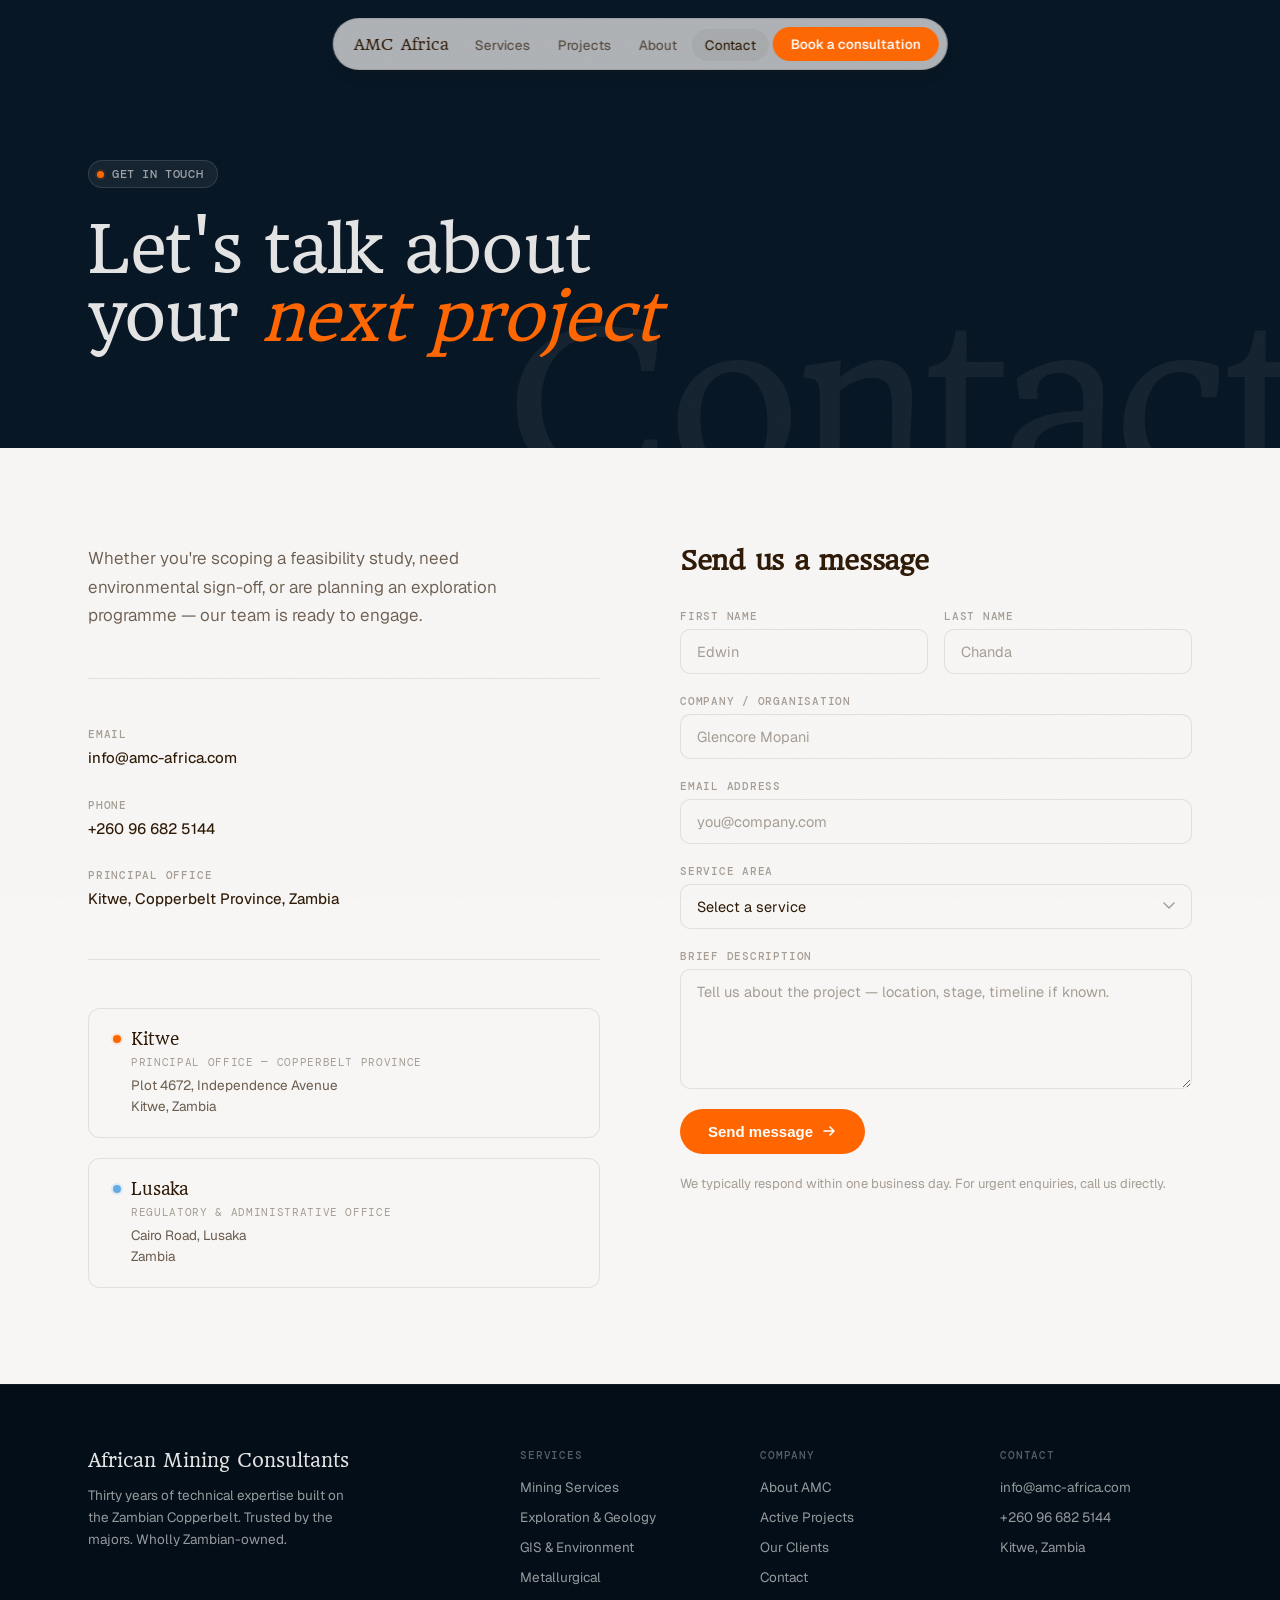
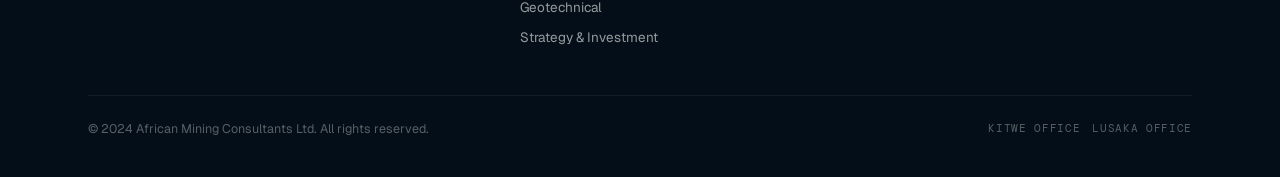
<file: Clients/AMC Africa/website/contact.html>
<!DOCTYPE html>
<html lang="en">
<head>
  <meta charset="UTF-8">
  <meta name="viewport" content="width=device-width, initial-scale=1.0">
  <title>Contact — AMC Africa</title>
  <meta name="description" content="Get in touch with African Mining Consultants. Offices in Kitwe and Lusaka, Zambia.">
  <link rel="preconnect" href="https://fonts.googleapis.com">
  <link rel="preconnect" href="https://fonts.gstatic.com" crossorigin>
  <link href="https://fonts.googleapis.com/css2?family=Headland+One&family=Geist:wght@300;400;500;600;700&family=DM+Mono:wght@400;500&display=swap" rel="stylesheet">

  <style>
    /* ─── TOKENS ─────────────────────────────────────────────── */
    :root {
      --bg:        #F7F6F5;
      --bg-alt:    #EDEBE8;
      --ink:       #2E1A06;
      --ink-70:    rgba(46, 26, 6, 0.70);
      --ink-40:    rgba(46, 26, 6, 0.40);
      --ink-10:    rgba(46, 26, 6, 0.10);
      --ink-05:    rgba(46, 26, 6, 0.05);
      --border:    rgba(46, 26, 6, 0.10);
      --navy:      #071624;
      --navy-2:    #030E18;
      --on-dark:         rgba(247, 246, 245, 0.92);
      --on-dark-60:      rgba(247, 246, 245, 0.60);
      --on-dark-35:      rgba(247, 246, 245, 0.35);
      --on-dark-12:      rgba(247, 246, 245, 0.12);
      --on-dark-06:      rgba(247, 246, 245, 0.06);
      --orange:    #FF6600;
      --orange-12: rgba(255, 102, 0, 0.12);
      --ease:      cubic-bezier(0.16, 1, 0.3, 1);
    }

    /* ─── RESET ──────────────────────────────────────────────── */
    *, *::before, *::after { box-sizing: border-box; margin: 0; padding: 0; }
    html { scroll-behavior: smooth; }
    body {
      font-family: 'Geist', 'Outfit', system-ui, -apple-system, sans-serif;
      font-weight: 400;
      color: var(--ink);
      background: var(--bg);
      overflow-x: hidden;
      -webkit-font-smoothing: antialiased;
    }
    body::after {
      content: ''; position: fixed; inset: 0;
      pointer-events: none; z-index: 9999; opacity: 0.022;
      background-image: url("data:image/svg+xml,%3Csvg xmlns='http://www.w3.org/2000/svg' width='200' height='200'%3E%3Cfilter id='n'%3E%3CfeTurbulence type='fractalNoise' baseFrequency='0.82' numOctaves='4' stitchTiles='stitch'/%3E%3C/filter%3E%3Crect width='200' height='200' filter='url(%23n)'/%3E%3C/svg%3E");
    }

    /* ─── SCROLL PROGRESS ────────────────────────────────────── */
    #progress {
      position: fixed; top: 0; left: 0; right: 0;
      height: 2px; background: var(--orange);
      transform-origin: left; transform: scaleX(0);
      z-index: 300; transition: transform 0.08s linear;
    }

    /* ─── NAV ────────────────────────────────────────────────── */
    nav {
      position: fixed; top: 18px; left: 50%;
      transform: translateX(-50%);
      z-index: 200;
      display: flex; align-items: center; gap: 4px;
      padding: 8px 8px 8px 20px;
      background: rgba(247, 246, 245, 0.70);
      backdrop-filter: blur(20px); -webkit-backdrop-filter: blur(20px);
      border-radius: 100px;
      border: 1px solid var(--border);
      box-shadow:
        0 0.6px 0.6px rgba(46,26,6,0.14),
        0 2.3px 2.3px rgba(46,26,6,0.10),
        0 10px 10px  rgba(46,26,6,0.05);
      transition: background 0.35s var(--ease), box-shadow 0.35s var(--ease);
      white-space: nowrap;
    }
    nav::before {
      content: ''; position: absolute; inset: 0; border-radius: 100px;
      pointer-events: none;
      background-image: url("data:image/svg+xml,%3Csvg xmlns='http://www.w3.org/2000/svg' width='200' height='200'%3E%3Cfilter id='n'%3E%3CfeTurbulence type='fractalNoise' baseFrequency='0.82' numOctaves='4' stitchTiles='stitch'/%3E%3C/filter%3E%3Crect width='200' height='200' filter='url(%23n)'/%3E%3C/svg%3E");
      opacity: 0.045;
    }
    nav.scrolled {
      background: rgba(247, 246, 245, 0.94);
      box-shadow:
        0 1px 1px   rgba(46,26,6,0.16),
        0 4px 4px   rgba(46,26,6,0.12),
        0 16px 16px rgba(46,26,6,0.06);
    }
    .nav-brand {
      font-family: 'Headland One', Georgia, serif;
      font-size: 15px; color: var(--ink); letter-spacing: 0.01em;
      text-decoration: none; margin-right: 8px;
    }
    .nav-links { display: flex; align-items: center; gap: 2px; list-style: none; }
    .nav-links a {
      font-size: 13.5px; font-weight: 450; color: var(--ink-70);
      text-decoration: none; padding: 7px 13px; border-radius: 100px;
      transition: color 0.2s, background 0.2s;
    }
    .nav-links a:hover { color: var(--ink); background: var(--ink-05); }
    .nav-links a.active { color: var(--ink); background: var(--ink-05); }
    .nav-cta {
      font-size: 13.5px; font-weight: 550; color: #fff;
      background: var(--orange); border: none; border-radius: 100px;
      padding: 8px 18px; cursor: pointer; text-decoration: none;
      display: inline-flex; align-items: center;
      transition: opacity 0.2s, transform 0.15s;
    }
    .nav-cta:hover { opacity: 0.88; }
    .nav-cta:active { transform: scale(0.97) translateY(1px); }

    /* ─── PAGE HEADER ────────────────────────────────────────── */
    .page-header {
      background: var(--navy);
      padding: 160px 88px 96px;
      position: relative; overflow: hidden;
    }
    .page-header::after {
      content: 'Contact';
      position: absolute; right: -20px; bottom: -60px;
      font-family: 'Headland One', Georgia, serif;
      font-size: clamp(120px, 16vw, 220px);
      color: var(--on-dark-06);
      line-height: 1; pointer-events: none; user-select: none;
      letter-spacing: -0.04em;
    }
    .page-header-badge {
      display: inline-flex; align-items: center; gap: 8px;
      background: var(--on-dark-06); border: 1px solid var(--on-dark-12);
      border-radius: 100px; padding: 5px 14px 5px 8px;
      margin-bottom: 28px; width: fit-content;
    }
    .page-header-badge-dot {
      width: 7px; height: 7px; background: var(--orange);
      border-radius: 50%; box-shadow: 0 0 0 2px var(--orange-12);
    }
    .page-header-badge span {
      font-family: 'DM Mono', monospace;
      font-size: 12px; font-weight: 500; color: var(--on-dark-60);
      letter-spacing: 0.05em; text-transform: uppercase;
    }
    .page-header h1 {
      font-family: 'Headland One', Georgia, serif;
      font-size: clamp(44px, 5vw, 72px);
      font-weight: 400; line-height: 1.06;
      letter-spacing: -0.02em; color: var(--on-dark);
      max-width: 14ch; position: relative; z-index: 1;
    }
    .page-header h1 em { font-style: italic; color: var(--orange); }

    /* ─── MAIN CONTACT SECTION ───────────────────────────────── */
    .contact-section {
      background: var(--bg);
      padding: 96px 88px;
      display: grid;
      grid-template-columns: 1fr 1fr;
      gap: 80px;
      max-width: 1400px;
      margin: 0 auto;
    }

    /* Left — info */
    .contact-info { display: flex; flex-direction: column; gap: 48px; }
    .contact-intro {
      font-size: 17px; font-weight: 350; color: var(--ink-70);
      line-height: 1.7; max-width: 42ch;
    }
    .contact-block { display: flex; flex-direction: column; gap: 6px; }
    .contact-block-label {
      font-family: 'DM Mono', monospace;
      font-size: 11px; font-weight: 500; color: var(--ink-40);
      text-transform: uppercase; letter-spacing: 0.07em;
    }
    .contact-block-value {
      font-size: 15px; font-weight: 450; color: var(--ink);
      text-decoration: none; line-height: 1.5;
    }
    a.contact-block-value:hover { color: var(--orange); }
    .contact-blocks { display: flex; flex-direction: column; gap: 28px; }
    .contact-divider { height: 1px; background: var(--border); }

    /* Offices */
    .offices { display: flex; flex-direction: column; gap: 20px; }
    .office-card {
      padding: 20px 24px;
      border: 1px solid var(--border);
      border-radius: 12px;
      background: var(--bg);
      display: flex; flex-direction: column; gap: 6px;
      transition: background 0.2s, border-color 0.2s;
    }
    .office-card:hover { background: var(--ink-05); border-color: var(--ink-10); }
    .office-card-head {
      display: flex; align-items: center; gap: 10px;
    }
    .office-dot {
      width: 8px; height: 8px; border-radius: 50%; flex-shrink: 0;
    }
    .office-dot.hq { background: var(--orange); box-shadow: 0 0 0 2px var(--orange-12); }
    .office-dot.branch { background: rgb(99,172,229); box-shadow: 0 0 0 2px rgba(99,172,229,0.18); }
    .office-name {
      font-family: 'Headland One', Georgia, serif;
      font-size: 16px; color: var(--ink);
    }
    .office-role {
      font-family: 'DM Mono', monospace;
      font-size: 11px; color: var(--ink-40);
      text-transform: uppercase; letter-spacing: 0.06em;
      margin-left: 18px;
    }
    .office-address {
      font-size: 13.5px; color: var(--ink-70);
      line-height: 1.55; padding-left: 18px;
    }

    /* Right — form */
    .contact-form-wrap { display: flex; flex-direction: column; gap: 32px; }
    .contact-form-title {
      font-family: 'Headland One', Georgia, serif;
      font-size: 26px; color: var(--ink); letter-spacing: -0.01em;
    }
    .contact-form { display: flex; flex-direction: column; gap: 20px; }
    .form-row { display: grid; grid-template-columns: 1fr 1fr; gap: 16px; }
    .form-field { display: flex; flex-direction: column; gap: 6px; }
    .form-field label {
      font-family: 'DM Mono', monospace;
      font-size: 11px; font-weight: 500; color: var(--ink-40);
      text-transform: uppercase; letter-spacing: 0.07em;
    }
    .form-field input,
    .form-field select,
    .form-field textarea {
      font-family: 'Geist', system-ui, sans-serif;
      font-size: 14.5px; font-weight: 400; color: var(--ink);
      background: var(--bg);
      border: 1px solid var(--border);
      border-radius: 10px;
      padding: 12px 16px;
      outline: none;
      transition: border-color 0.2s, box-shadow 0.2s;
      -webkit-appearance: none;
    }
    .form-field select {
      background-image: url("data:image/svg+xml,%3Csvg xmlns='http://www.w3.org/2000/svg' width='12' height='8' viewBox='0 0 12 8'%3E%3Cpath d='M1 1l5 5 5-5' stroke='%232E1A06' stroke-opacity='0.4' stroke-width='1.5' fill='none' stroke-linecap='round'/%3E%3C/svg%3E");
      background-repeat: no-repeat;
      background-position: right 16px center;
      padding-right: 40px;
      cursor: pointer;
    }
    .form-field input:focus,
    .form-field select:focus,
    .form-field textarea:focus {
      border-color: var(--orange);
      box-shadow: 0 0 0 3px var(--orange-12);
    }
    .form-field input::placeholder,
    .form-field textarea::placeholder { color: var(--ink-40); }
    .form-field textarea { resize: vertical; min-height: 120px; }
    .form-submit {
      font-size: 15px; font-weight: 550; color: #fff;
      background: var(--orange); border: none; border-radius: 100px;
      padding: 14px 28px; cursor: pointer;
      display: inline-flex; align-items: center; gap: 8px;
      transition: opacity 0.2s, transform 0.15s;
      align-self: flex-start;
    }
    .form-submit:hover { opacity: 0.88; }
    .form-submit:active { transform: scale(0.97) translateY(1px); }
    .form-submit svg { transition: transform 0.2s var(--ease); }
    .form-submit:hover svg { transform: translateX(3px); }
    .form-note {
      font-size: 13px; color: var(--ink-40); line-height: 1.55;
    }

    /* ─── FOOTER ─────────────────────────────────────────────── */
    footer {
      background: var(--navy-2);
      border-top: 1px solid var(--on-dark-06);
    }
    .footer-inner { padding: 64px 88px 40px; max-width: 1400px; margin: 0 auto; }
    .footer-grid {
      display: grid; grid-template-columns: 2fr 1fr 1fr 1fr;
      gap: 48px; margin-bottom: 48px;
    }
    .footer-brand {
      font-family: 'Headland One', Georgia, serif;
      font-size: 18px; color: var(--on-dark); margin-bottom: 12px;
    }
    .footer-tagline {
      font-size: 13.5px; color: var(--on-dark-60);
      line-height: 1.65; max-width: 30ch;
    }
    .footer-col-title {
      font-family: 'DM Mono', monospace;
      font-size: 10.5px; font-weight: 500; color: var(--on-dark-35);
      text-transform: uppercase; letter-spacing: 0.08em; margin-bottom: 14px;
    }
    .footer-col ul { list-style: none; display: flex; flex-direction: column; gap: 9px; }
    .footer-col ul li a {
      font-size: 13.5px; color: var(--on-dark-60);
      text-decoration: none; transition: color 0.2s;
    }
    .footer-col ul li a:hover { color: var(--on-dark); }
    .footer-bottom {
      display: flex; align-items: center; justify-content: space-between;
      padding-top: 24px; border-top: 1px solid var(--on-dark-06);
    }
    .footer-copy { font-size: 12.5px; color: var(--on-dark-35); }
    .footer-offices { display: flex; gap: 12px; }
    .footer-office {
      font-family: 'DM Mono', monospace;
      font-size: 11px; color: var(--on-dark-35);
      text-transform: uppercase; letter-spacing: 0.06em;
    }

    /* ─── REVEAL ANIMATION ───────────────────────────────────── */
    .reveal {
      opacity: 0; transform: translateY(24px);
      transition: opacity 0.7s var(--ease), transform 0.7s var(--ease);
    }
    .reveal.visible { opacity: 1; transform: translateY(0); }

    /* ─── RESPONSIVE ─────────────────────────────────────────── */
    @media (max-width: 900px) {
      .page-header { padding: 140px 32px 72px; }
      .page-header::after { display: none; }
      .contact-section { grid-template-columns: 1fr; padding: 64px 32px; gap: 56px; }
      .form-row { grid-template-columns: 1fr; }
      .footer-inner { padding: 48px 24px 32px; }
      .footer-grid { grid-template-columns: 1fr 1fr; gap: 32px; }
      .footer-bottom { flex-direction: column; gap: 10px; align-items: flex-start; }
    }
    @media (max-width: 540px) {
      nav { padding: 7px 7px 7px 16px; }
      .nav-links li:not(:last-child) { display: none; }
      .page-header { padding: 120px 24px 64px; }
      .contact-section { padding: 48px 24px; }
      .footer-grid { grid-template-columns: 1fr; }
    }
  </style>
</head>
<body>

  <div id="progress"></div>

  <!-- NAV -->
  <nav id="nav">
    <a href="index.html" class="nav-brand">AMC Africa</a>
    <ul class="nav-links">
      <li><a href="index.html#services">Services</a></li>
      <li><a href="index.html#projects">Projects</a></li>
      <li><a href="index.html#about">About</a></li>
      <li><a href="contact.html" class="active">Contact</a></li>
    </ul>
    <a href="#form" class="nav-cta">Book a consultation</a>
  </nav>

  <!-- PAGE HEADER -->
  <div class="page-header">
    <div class="page-header-badge">
      <span class="page-header-badge-dot"></span>
      <span>Get in Touch</span>
    </div>
    <h1>Let's talk about your <em>next project</em></h1>
  </div>

  <!-- CONTACT SECTION -->
  <section class="contact-section">

    <!-- Left: info -->
    <div class="contact-info reveal">
      <p class="contact-intro">Whether you're scoping a feasibility study, need environmental sign-off, or are planning an exploration programme — our team is ready to engage.</p>

      <div class="contact-divider"></div>

      <div class="contact-blocks">
        <div class="contact-block">
          <span class="contact-block-label">Email</span>
          <a href="mailto:info@amc-africa.com" class="contact-block-value">info@amc-africa.com</a>
        </div>
        <div class="contact-block">
          <span class="contact-block-label">Phone</span>
          <a href="tel:+260966825144" class="contact-block-value">+260 96 682 5144</a>
        </div>
        <div class="contact-block">
          <span class="contact-block-label">Principal Office</span>
          <span class="contact-block-value">Kitwe, Copperbelt Province, Zambia</span>
        </div>
      </div>

      <div class="contact-divider"></div>

      <div class="offices">
        <div class="office-card">
          <div class="office-card-head">
            <span class="office-dot hq"></span>
            <span class="office-name">Kitwe</span>
          </div>
          <span class="office-role">Principal Office — Copperbelt Province</span>
          <span class="office-address">Plot 4672, Independence Avenue<br>Kitwe, Zambia</span>
        </div>
        <div class="office-card">
          <div class="office-card-head">
            <span class="office-dot branch"></span>
            <span class="office-name">Lusaka</span>
          </div>
          <span class="office-role">Regulatory &amp; Administrative Office</span>
          <span class="office-address">Cairo Road, Lusaka<br>Zambia</span>
        </div>
      </div>
    </div>

    <!-- Right: form -->
    <div class="contact-form-wrap reveal" id="form" style="transition-delay:0.12s">
      <h2 class="contact-form-title">Send us a message</h2>
      <form class="contact-form" name="contact" method="POST">
        <div class="form-row">
          <div class="form-field">
            <label for="fname">First name</label>
            <input type="text" id="fname" name="fname" placeholder="Edwin" autocomplete="given-name">
          </div>
          <div class="form-field">
            <label for="lname">Last name</label>
            <input type="text" id="lname" name="lname" placeholder="Chanda" autocomplete="family-name">
          </div>
        </div>
        <div class="form-field">
          <label for="company">Company / Organisation</label>
          <input type="text" id="company" name="company" placeholder="Glencore Mopani" autocomplete="organization">
        </div>
        <div class="form-field">
          <label for="email">Email address</label>
          <input type="email" id="email" name="email" placeholder="you@company.com" autocomplete="email">
        </div>
        <div class="form-field">
          <label for="service">Service area</label>
          <select id="service" name="service">
            <option value="" disabled selected>Select a service</option>
            <option value="mining">Mining Services</option>
            <option value="exploration">Exploration &amp; Geological Services</option>
            <option value="gis">GIS &amp; Environmental Services</option>
            <option value="metallurgical">Metallurgical Services</option>
            <option value="geotechnical">Geotechnical Engineering</option>
            <option value="strategy">Strategy &amp; Investment Advisory</option>
            <option value="other">Other / Not sure yet</option>
          </select>
        </div>
        <div class="form-field">
          <label for="message">Brief description</label>
          <textarea id="message" name="message" placeholder="Tell us about the project — location, stage, timeline if known."></textarea>
        </div>
        <button type="submit" class="form-submit">
          Send message
          <svg width="16" height="16" viewBox="0 0 16 16" fill="none">
            <path d="M3 8h10M9 4l4 4-4 4" stroke="currentColor" stroke-width="1.5" stroke-linecap="round" stroke-linejoin="round"/>
          </svg>
        </button>
        <p class="form-note">We typically respond within one business day. For urgent enquiries, call us directly.</p>
      </form>
    </div>

  </section>

  <!-- FOOTER -->
  <footer>
    <div class="footer-inner">
      <div class="footer-grid">
        <div>
          <div class="footer-brand">African Mining Consultants</div>
          <p class="footer-tagline">Thirty years of technical expertise built on the Zambian Copperbelt. Trusted by the majors. Wholly Zambian-owned.</p>
        </div>
        <div class="footer-col">
          <div class="footer-col-title">Services</div>
          <ul>
            <li><a href="index.html#services">Mining Services</a></li>
            <li><a href="index.html#services">Exploration &amp; Geology</a></li>
            <li><a href="index.html#services">GIS &amp; Environment</a></li>
            <li><a href="index.html#services">Metallurgical</a></li>
            <li><a href="index.html#services">Geotechnical</a></li>
            <li><a href="index.html#services">Strategy &amp; Investment</a></li>
          </ul>
        </div>
        <div class="footer-col">
          <div class="footer-col-title">Company</div>
          <ul>
            <li><a href="index.html#about">About AMC</a></li>
            <li><a href="index.html#projects">Active Projects</a></li>
            <li><a href="index.html#clients">Our Clients</a></li>
            <li><a href="contact.html">Contact</a></li>
          </ul>
        </div>
        <div class="footer-col">
          <div class="footer-col-title">Contact</div>
          <ul>
            <li><a href="mailto:info@amc-africa.com">info@amc-africa.com</a></li>
            <li><a href="tel:+260966825144">+260 96 682 5144</a></li>
            <li><a href="contact.html">Kitwe, Zambia</a></li>
          </ul>
        </div>
      </div>
      <div class="footer-bottom">
        <span class="footer-copy">&copy; 2024 African Mining Consultants Ltd. All rights reserved.</span>
        <div class="footer-offices">
          <span class="footer-office">Kitwe Office</span>
          <span class="footer-office">Lusaka Office</span>
        </div>
      </div>
    </div>
  </footer>

  <script>
    // ── SCROLL PROGRESS + NAV ──────────────────────────────────
    const prog = document.getElementById('progress');
    const nav  = document.getElementById('nav');
    window.addEventListener('scroll', () => {
      const s = document.documentElement;
      const pct = s.scrollTop / (s.scrollHeight - s.clientHeight);
      prog.style.transform = `scaleX(${pct})`;
      nav.classList.toggle('scrolled', s.scrollTop > 40);
    }, { passive: true });

    // ── REVEAL ON SCROLL ───────────────────────────────────────
    const observer = new IntersectionObserver((entries) => {
      entries.forEach(e => { if (e.isIntersecting) { e.target.classList.add('visible'); observer.unobserve(e.target); } });
    }, { threshold: 0.1 });
    document.querySelectorAll('.reveal').forEach(el => observer.observe(el));
  </script>

</body>
</html>
</file>
<file: _components/buttons/button.css>
/* ============================================================
   Partnr — Button Library
   Namespace: .p-btn
   Theme: override the --p-btn-* tokens in your site's :root
   ============================================================ */

.p-btn {
  --p-btn-bg: #1c1c1c;
  --p-btn-fg: #ffffff;
  --p-btn-bg-hover: #3a3a3a;
  --p-btn-radius: 100px;
  --p-btn-padding-y: 12px;
  --p-btn-padding-x: 24px;
  --p-btn-font-size: 16px;
  --p-btn-font-weight: 600;
  --p-btn-font-family: inherit;
  --p-btn-letter-spacing: 0;
  --p-btn-gap: 8px;
  --p-btn-icon-size: 40px;
  --p-btn-shadow:
    inset 0 0 20px 1.64px rgba(255,255,255,0.15),
    0 0.84px 0.50px -0.3125px rgba(0,0,0,0.13),
    0 1.99px 1.19px -0.625px rgba(0,0,0,0.13),
    0 3.63px 2.18px -0.9375px rgba(0,0,0,0.13),
    0 6.04px 3.62px -1.25px rgba(0,0,0,0.13),
    0 9.75px 5.85px -1.5625px rgba(0,0,0,0.13),
    0 15.96px 9.57px -1.875px rgba(0,0,0,0.13),
    0 27.48px 16.49px -2.1875px rgba(0,0,0,0.13),
    0 50px 30px -2.5px rgba(0,0,0,0.13);

  display: inline-flex;
  align-items: center;
  justify-content: center;
  gap: var(--p-btn-gap);
  padding: var(--p-btn-padding-y) var(--p-btn-padding-x);
  font-family: var(--p-btn-font-family);
  font-size: var(--p-btn-font-size);
  font-weight: var(--p-btn-font-weight);
  letter-spacing: var(--p-btn-letter-spacing);
  line-height: 1;
  white-space: nowrap;
  border: none;
  border-radius: var(--p-btn-radius);
  background: var(--p-btn-bg);
  color: var(--p-btn-fg);
  cursor: pointer;
  text-decoration: none;
  overflow: hidden;
  transition: background 0.22s ease, transform 0.12s ease;
}

.p-btn:hover { background: var(--p-btn-bg-hover); }
.p-btn:focus-visible { outline: 2px solid currentColor; outline-offset: 3px; }
.p-btn:active { transform: translateY(1px); }
.p-btn:disabled { opacity: 0.5; cursor: not-allowed; }

.p-btn--primary { box-shadow: var(--p-btn-shadow); }

.p-btn--ghost {
  --p-btn-bg: transparent;
  --p-btn-bg-hover: rgba(0,0,0,0.04);
  border: 1.5px solid currentColor;
  box-shadow: none;
}

.p-btn--sm {
  --p-btn-padding-y: 8px;
  --p-btn-padding-x: 18px;
  --p-btn-font-size: 14px;
}

.p-btn--lg {
  --p-btn-padding-y: 16px;
  --p-btn-padding-x: 32px;
  --p-btn-font-size: 17px;
}

.p-btn__icon { display: none; flex-shrink: 0; }

@media (max-width: 768px) {
  .p-btn--responsive .p-btn__label { display: none; }
  .p-btn--responsive .p-btn__icon { display: block; }
  .p-btn--responsive {
    width: var(--p-btn-icon-size);
    height: var(--p-btn-icon-size);
    padding: 0;
    border-radius: 50%;
  }
}
</file>
